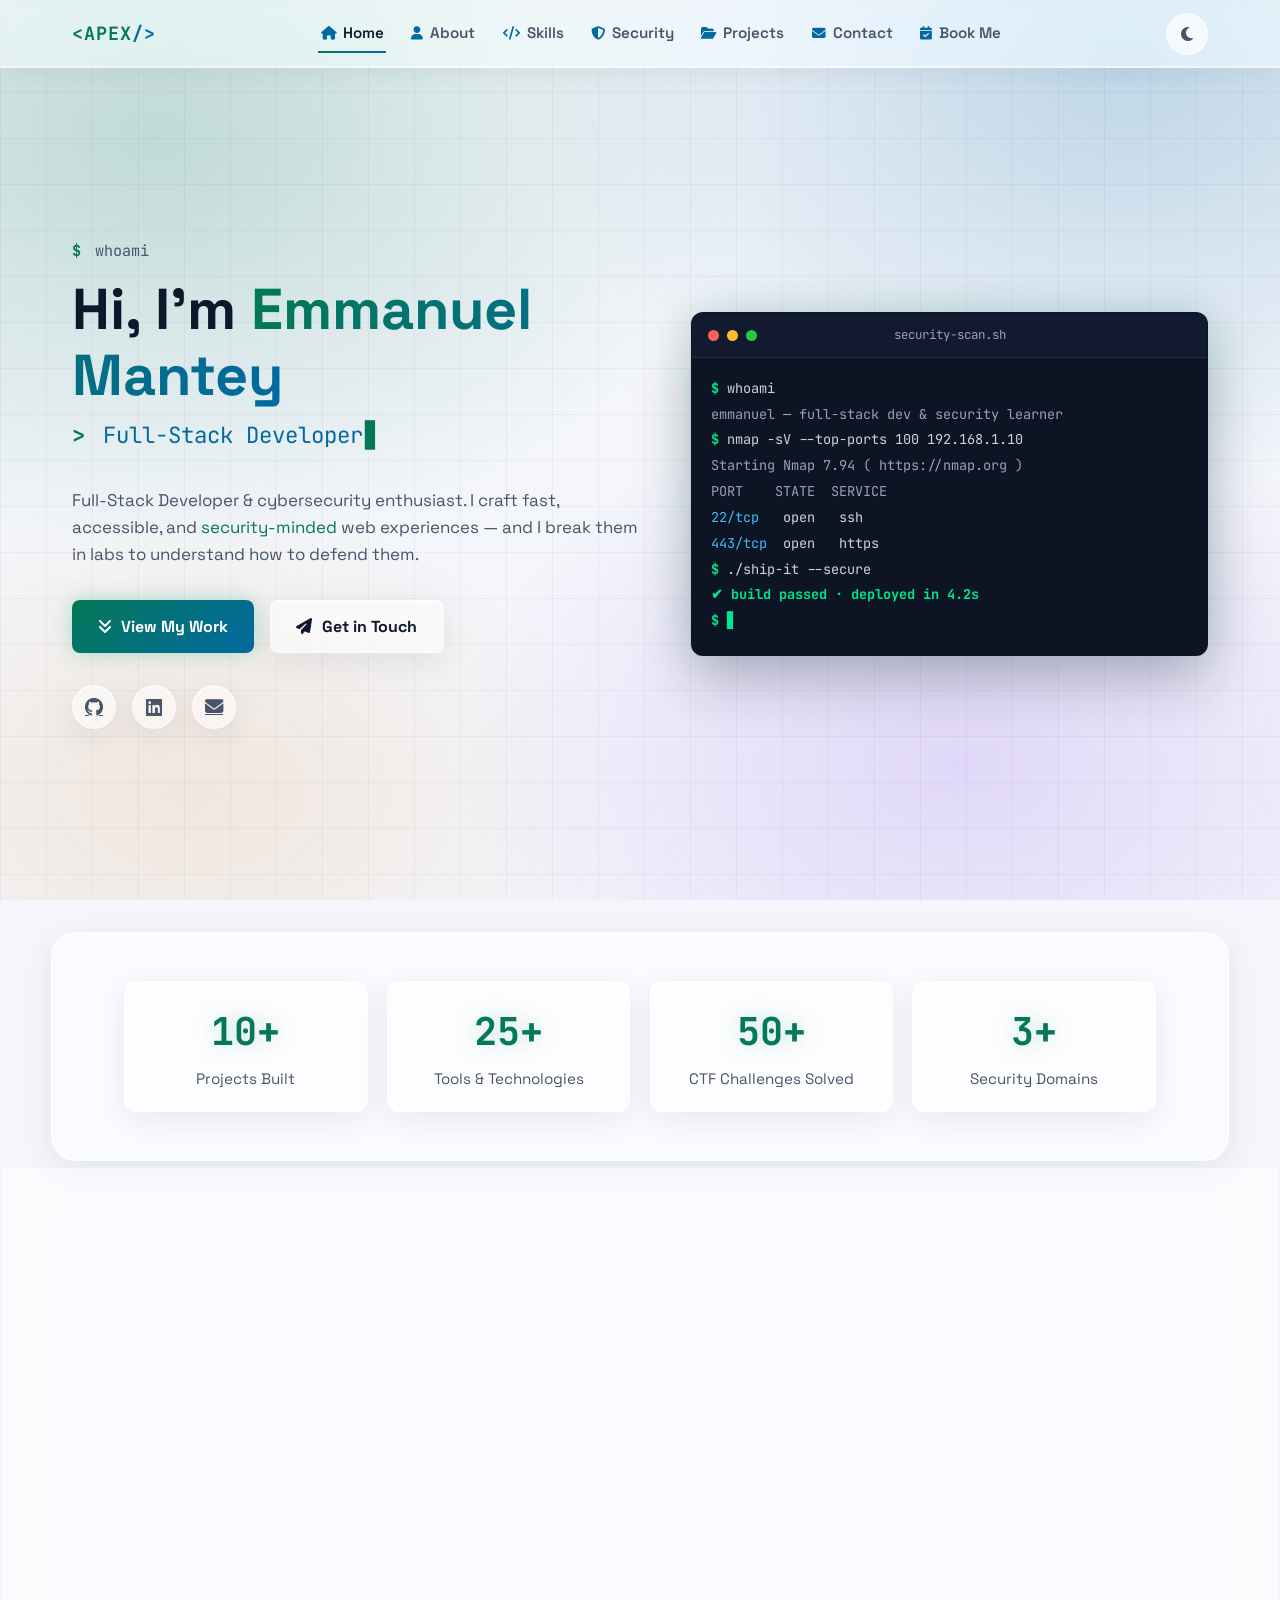
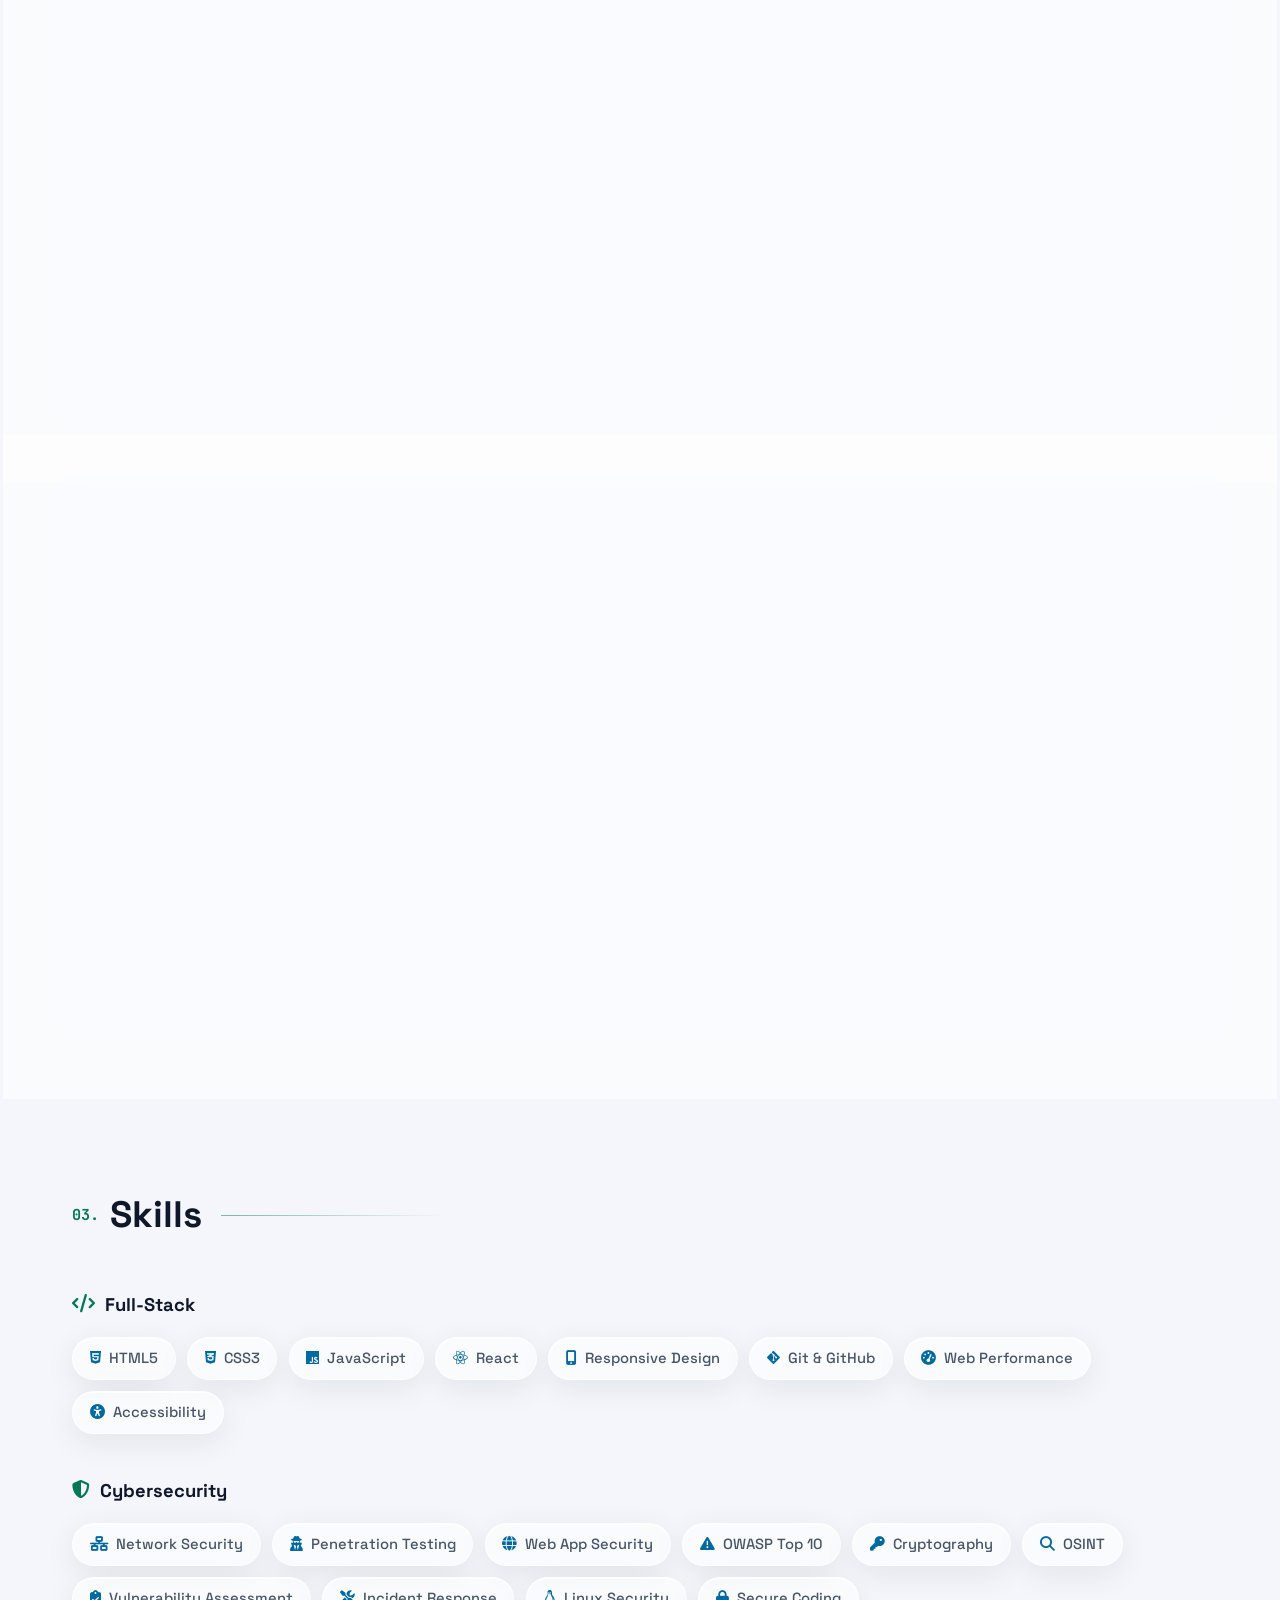
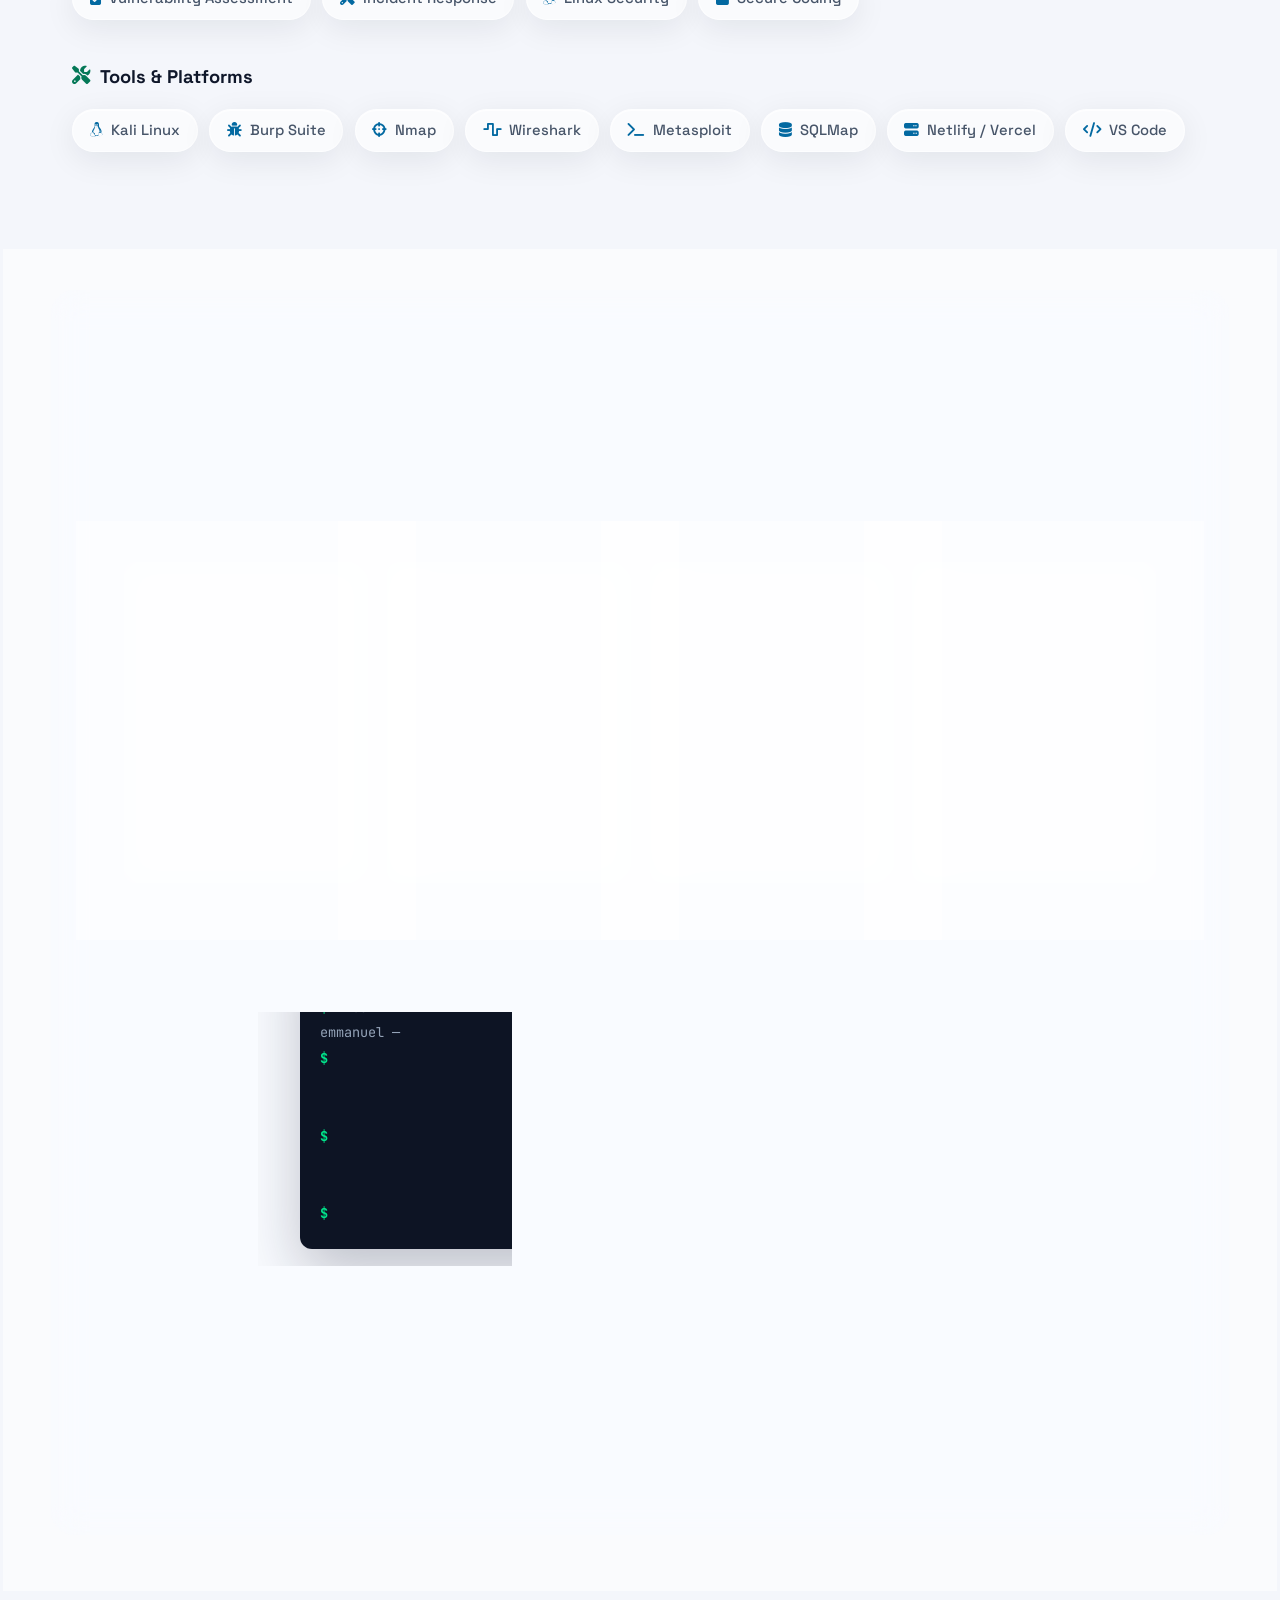
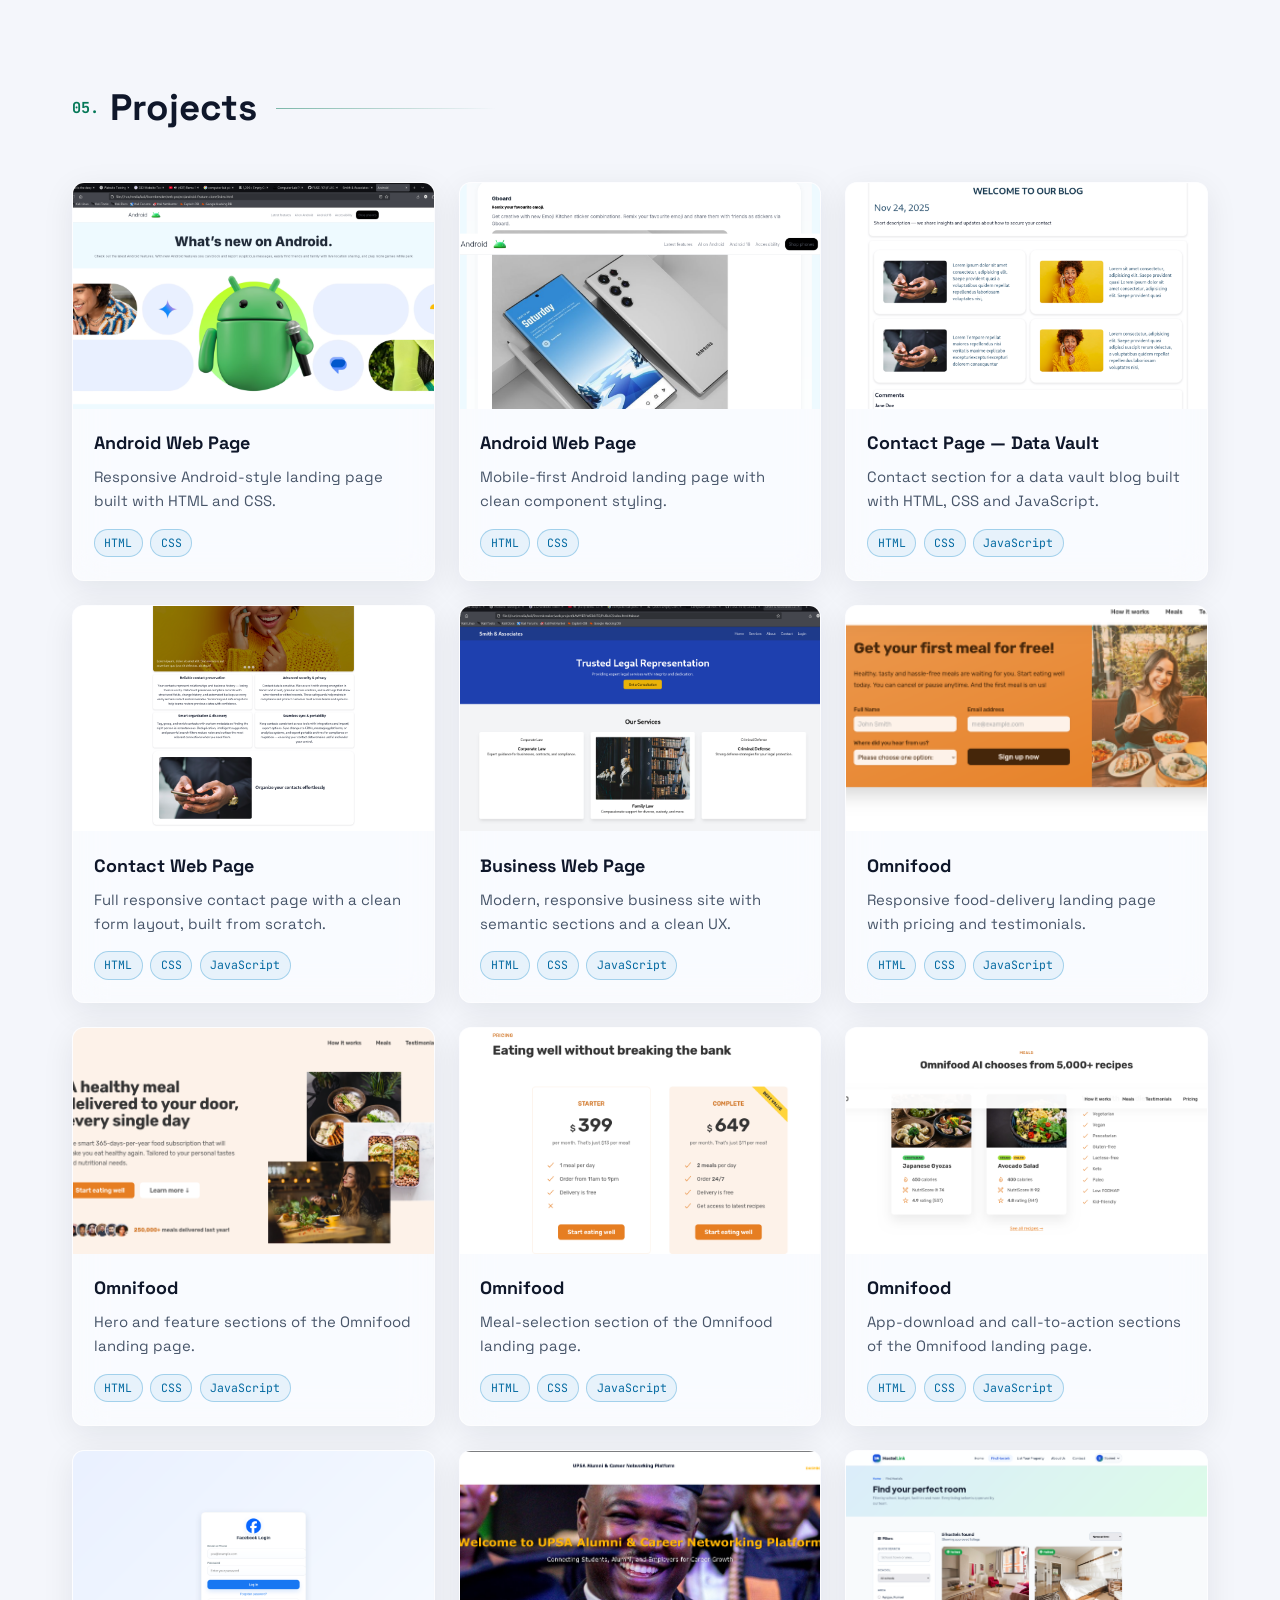
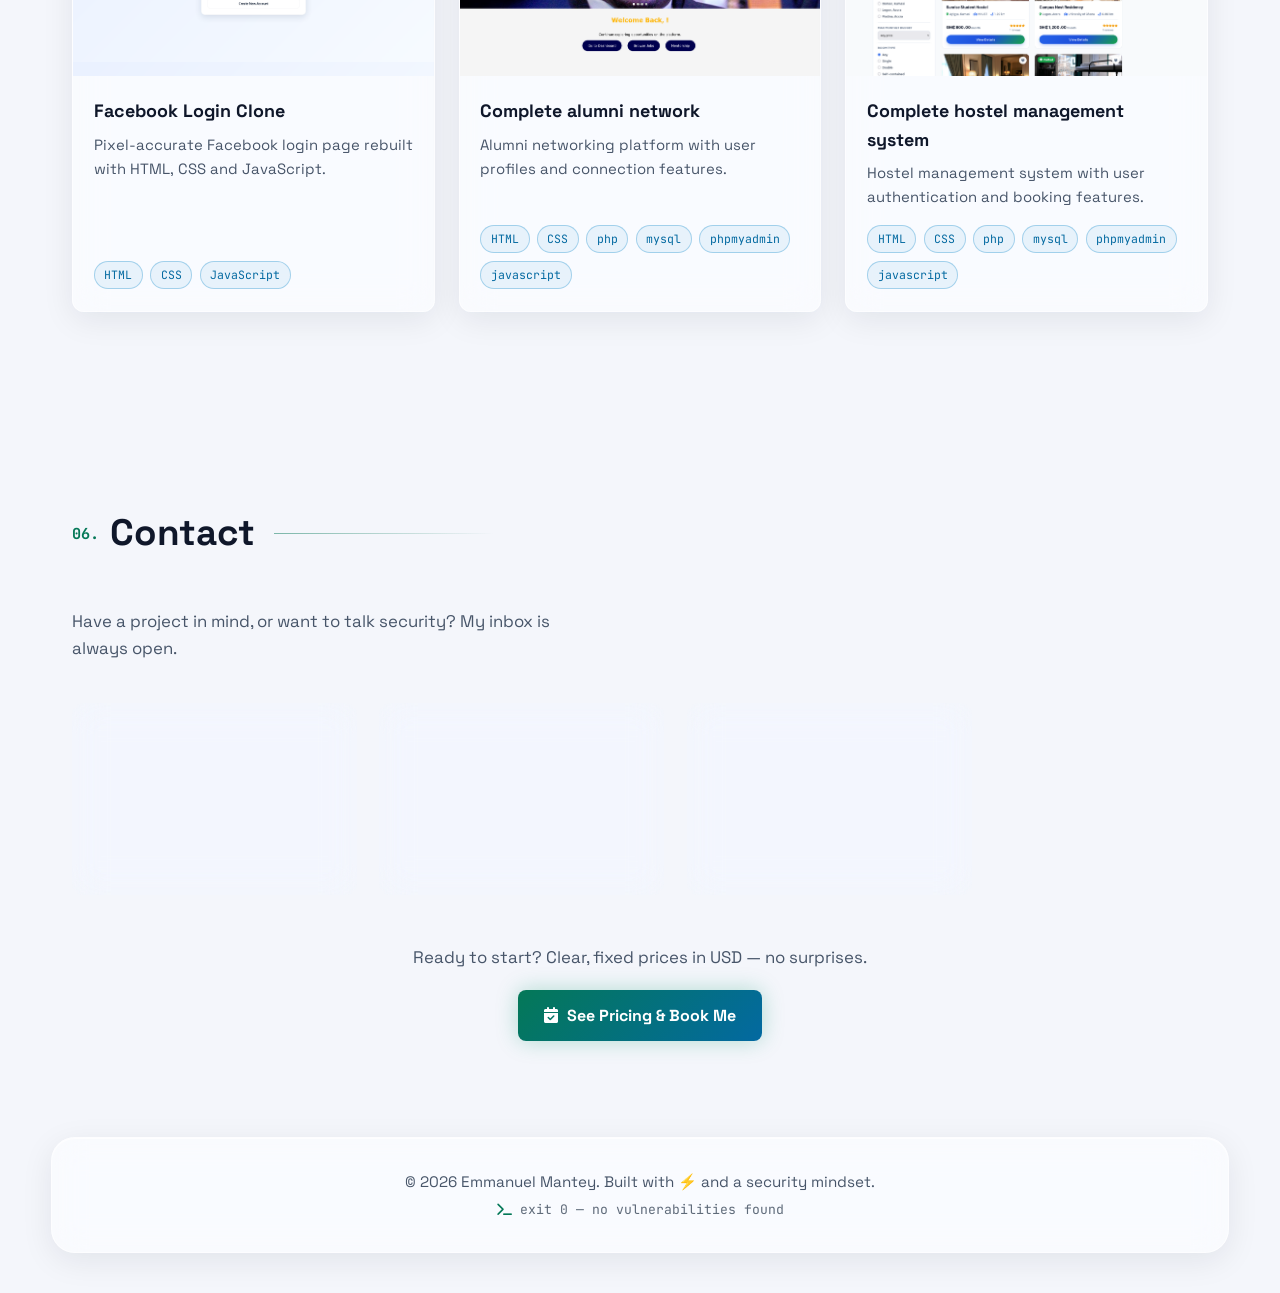
<file: index.html>
<!doctype html>
<html lang="en">
  <head>
    <meta charset="UTF-8" />
    <meta name="viewport" content="width=device-width, initial-scale=1.0" />
    <meta
      name="description"
      content="Emmanuel Mantey — Full-Stack Developer & Cybersecurity enthusiast. Building fast, secure, and user-focused web experiences."
    />
    <meta name="theme-color" content="#f4f6fb" />
    <script>
      // Apply the saved (or system-preferred) theme before first paint
      (function () {
        try {
          var stored = localStorage.getItem("theme");
          var dark = stored
            ? stored === "dark"
            : window.matchMedia("(prefers-color-scheme: dark)").matches;
          document.documentElement.setAttribute("data-theme", dark ? "dark" : "light");
          var meta = document.querySelector('meta[name="theme-color"]');
          if (meta) meta.setAttribute("content", dark ? "#060a13" : "#f4f6fb");
        } catch (e) {
          document.documentElement.setAttribute("data-theme", "light");
        }
      })();
    </script>
    <title>Emmanuel Mantey — Full-Stack Developer & Cybersecurity Enthusiast</title>

    <!-- Fonts -->
    <link rel="preconnect" href="https://fonts.googleapis.com" />
    <link rel="preconnect" href="https://fonts.gstatic.com" crossorigin />
    <link
      href="https://fonts.googleapis.com/css2?family=JetBrains+Mono:wght@400;500;700&family=Space+Grotesk:wght@400;500;600;700&display=swap"
      rel="stylesheet"
    />

    <!-- FontAwesome icons CDN -->
    <link
      rel="stylesheet"
      href="https://cdnjs.cloudflare.com/ajax/libs/font-awesome/6.4.0/css/all.min.css"
      integrity="sha512-iecdLmaskl7CVkqkXNQ/ZH/XLlvWZOJyj7Yy7tcenmpD1ypASozpmT/E0iPtmFIB46ZmdtAc9eNBvH0H/ZpiBw=="
      crossorigin="anonymous"
      referrerpolicy="no-referrer"
    />

    <link rel="stylesheet" href="style.css" />
  </head>

  <body>
    <!-- Scroll progress bar -->
    <div id="scroll-progress" aria-hidden="true"></div>

    <header id="header">
      <a class="logo" href="#home">&lt;APEX<span class="logo-caret">/&gt;</span></a>

      <nav class="main-nav" aria-label="Primary navigation">
        <ul class="main-nav-list">
          <li>
            <a class="main-nav-link" href="#home"
              ><i class="fa-solid fa-house"></i>Home</a
            >
          </li>
          <li>
            <a class="main-nav-link" href="#about"
              ><i class="fa-solid fa-user"></i>About</a
            >
          </li>
          <li>
            <a class="main-nav-link" href="#skills"
              ><i class="fa-solid fa-code"></i>Skills</a
            >
          </li>
          <li>
            <a class="main-nav-link" href="#security"
              ><i class="fa-solid fa-shield-halved"></i>Security</a
            >
          </li>
          <li>
            <a class="main-nav-link" href="#projects"
              ><i class="fa-solid fa-folder-open"></i>Projects</a
            >
          </li>
          <li>
            <a class="main-nav-link" href="#contact"
              ><i class="fa-solid fa-envelope"></i>Contact</a
            >
          </li>
          <li>
            <a class="main-nav-link" href="booking.html"
              ><i class="fa-solid fa-calendar-check"></i>Book Me</a
            >
          </li>
        </ul>
      </nav>

      <div class="header-actions">
        <button
          class="theme-toggle"
          id="theme-toggle"
          type="button"
          aria-label="Switch theme"
          title="Switch between light and dark theme"
        >
          <i class="fa-solid fa-moon" aria-hidden="true"></i>
          <i class="fa-solid fa-sun" aria-hidden="true"></i>
        </button>
        <button class="btn-mobile-nav" aria-label="Toggle navigation">
          <i class="fa-solid fa-bars icon-mobile-nav"></i>
          <i class="fa-solid fa-xmark icon-mobile-nav"></i>
        </button>
      </div>
    </header>

    <main>
      <!-- ================= HERO ================= -->
      <section id="home" class="hero">
        <div class="hero-content">
          <p class="hero-greeting"><span class="prompt">$</span> whoami</p>
          <h1>
            Hi, I'm <span class="gradient-text">Emmanuel Mantey</span>
          </h1>
          <p class="hero-role">
            <span class="prompt">&gt;</span>
            <span id="typed" class="typed" aria-hidden="true"></span><!-- --><span class="cursor" aria-hidden="true">▊</span>
          </p>
          <p class="hero-desc">
            Full-Stack Developer &amp; cybersecurity enthusiast. I craft fast,
            accessible, and <em>security-minded</em> web experiences — and I
            break them in labs to understand how to defend them.
          </p>
          <div class="hero-actions">
            <a href="#projects" class="btn btn-primary"
              ><i class="fa-solid fa-angles-down"></i>View My Work</a
            >
            <a href="#contact" class="btn btn-ghost"
              ><i class="fa-solid fa-paper-plane"></i>Get in Touch</a
            >
          </div>
          <div class="hero-socials">
            <a
              class="social-link"
              href="https://github.com/FUSE-101/"
              target="_blank"
              rel="noopener"
              aria-label="GitHub"
              ><i class="fa-brands fa-github"></i
            ></a>
            <a
              class="social-link"
              href="https://www.linkedin.com/in/emmanuel-mantey-826684273/"
              target="_blank"
              rel="noopener"
              aria-label="LinkedIn"
              ><i class="fa-brands fa-linkedin"></i
            ></a>
            <a
              class="social-link"
              href="mailto:emmantey64@gmail.com"
              aria-label="Email"
              ><i class="fa-solid fa-envelope"></i
            ></a>
          </div>
        </div>

        <div class="terminal-card" aria-hidden="true">
          <div class="terminal-head">
            <span class="dot red"></span>
            <span class="dot yellow"></span>
            <span class="dot green"></span>
            <span class="terminal-title">security-scan.sh</span>
          </div>
          <div class="terminal-body">
            <p><span class="t-green">$</span> whoami</p>
            <p class="t-dim">emmanuel — full-stack dev &amp; security learner</p>
            <p><span class="t-green">$</span> nmap -sV --top-ports 100 192.168.1.10</p>
            <p class="t-dim">Starting Nmap 7.94 ( https://nmap.org )</p>
            <p class="t-dim">PORT&nbsp;&nbsp;&nbsp;&nbsp;STATE&nbsp;&nbsp;SERVICE</p>
            <p><span class="t-cyan">22/tcp</span>&nbsp;&nbsp;&nbsp;open&nbsp;&nbsp;&nbsp;ssh</p>
            <p><span class="t-cyan">443/tcp</span>&nbsp;&nbsp;open&nbsp;&nbsp;&nbsp;https</p>
            <p><span class="t-green">$</span> ./ship-it --secure</p>
            <p class="t-green">✔ build passed · deployed in 4.2s</p>
            <p><span class="t-green">$</span> <span class="t-cursor">▊</span></p>
          </div>
        </div>
      </section>

      <!-- ================= STATS ================= -->
      <!-- EDIT: update the numbers to match your real stats -->
      <section id="stats" class="stats fade-in" aria-label="Highlights">
        <div class="stat">
          <span class="counter" data-count="10" data-suffix="+">0</span>
          <span class="stat-label">Projects Built</span>
        </div>
        <div class="stat">
          <span class="counter" data-count="25" data-suffix="+">0</span>
          <span class="stat-label">Tools &amp; Technologies</span>
        </div>
        <div class="stat">
          <span class="counter" data-count="50" data-suffix="+">0</span>
          <span class="stat-label">CTF Challenges Solved</span>
        </div>
        <div class="stat">
          <span class="counter" data-count="3" data-suffix="+">0</span>
          <span class="stat-label">Security Domains</span>
        </div>
      </section>

      <!-- ================= ABOUT ================= -->
      <section id="about" class="about fade-in">
        <h2 class="section-title"><span class="title-index">01.</span>About Me</h2>
        <div class="about-grid">
          <div class="about-photo">
            <div class="photo-frame"></div>
            <img src="./img/me4545.jpg" alt="Portrait of Emmanuel Mantey" />
          </div>
          <div class="about-text">
            <!-- EDIT: make this bio your own -->
            <p>
              Full-Stack Developer | Building clean, responsive, high-performance websites with security built in. I engineer sites that don’t just look great — they run safely and reliably in the real world.
            </p>
            <p>
              Outside of building interfaces, I spend time in the
              trenches: running labs, scanning networks, and working
              through CTF challenges to sharpen my offensive and
              defensive security skills. That hands-on practice feeds
              directly back into my full-stack work.
            </p>
            <ul class="highlights">
              <li><i class="fa-solid fa-check"></i>Clean, maintainable &amp; accessible code</li>
              <li><i class="fa-solid fa-check"></i>Performance-first, security-minded builds</li>
              <li><i class="fa-solid fa-check"></i>Continuous learning — labs, CTFs &amp; new tech</li>
              <li><i class="fa-solid fa-check"></i>OWASP-aware secure development habits</li>
            </ul>
          </div>
        </div>
      </section>

      <!-- ================= EXPERIENCE ================= -->
      <section id="experience" class="experience fade-in">
        <h2 class="section-title"><span class="title-index">02.</span>Experience</h2>
        <!-- EDIT: replace with your real experience -->
        <div class="timeline">
          <div class="timeline-item">
            <span class="timeline-dot" aria-hidden="true"></span>
            <div class="timeline-body">
              <p class="timeline-date">2023 — Present</p>
              <h3>Full-StackDeveloper</h3>
              <p class="timeline-org">Freelance &amp; Personal Projects</p>
              <p class="timeline-desc">
                Designing and building responsive, accessible web
                experiences with modern JavaScript, React and CSS — with a
                focus on performance budgets and secure defaults.
              </p>
            </div>
          </div>
          <div class="timeline-item">
            <span class="timeline-dot" aria-hidden="true"></span>
            <div class="timeline-body">
              <p class="timeline-date">2024 — Present</p>
              <h3>Cybersecurity Enthusiast</h3>
              <p class="timeline-org">Self-Directed Labs &amp; CTFs</p>
              <p class="timeline-desc">
                Hands-on practice with network scanning, web application
                testing (OWASP Top 10), and capture-the-flag challenges on
                TryHackMe &amp; HackTheBox.
              </p>
            </div>
          </div>
        </div>
      </section>

      <!-- ================= SKILLS ================= -->
      <section id="skills" class="skills fade-in">
        <h2 class="section-title"><span class="title-index">03.</span>Skills</h2>

        <div class="skills-group">
          <h3 class="skills-label">
            <i class="fa-solid fa-code"></i> Full-Stack
          </h3>
          <div class="skills-chips">
            <span class="skill-chip"><i class="fa-brands fa-html5"></i>HTML5</span>
            <span class="skill-chip"><i class="fa-brands fa-css3-alt"></i>CSS3</span>
            <span class="skill-chip"><i class="fa-brands fa-js"></i>JavaScript</span>
            <span class="skill-chip"><i class="fa-brands fa-react"></i>React</span>
            <span class="skill-chip"><i class="fa-solid fa-mobile-screen-button"></i>Responsive Design</span>
            <span class="skill-chip"><i class="fa-brands fa-git-alt"></i>Git &amp; GitHub</span>
            <span class="skill-chip"><i class="fa-solid fa-gauge-high"></i>Web Performance</span>
            <span class="skill-chip"><i class="fa-solid fa-universal-access"></i>Accessibility</span>
          </div>
        </div>

        <div class="skills-group">
          <h3 class="skills-label">
            <i class="fa-solid fa-shield-halved"></i> Cybersecurity
          </h3>
          <div class="skills-chips">
            <span class="skill-chip"><i class="fa-solid fa-network-wired"></i>Network Security</span>
            <span class="skill-chip"><i class="fa-solid fa-user-secret"></i>Penetration Testing</span>
            <span class="skill-chip"><i class="fa-solid fa-globe"></i>Web App Security</span>
            <span class="skill-chip"><i class="fa-solid fa-triangle-exclamation"></i>OWASP Top 10</span>
            <span class="skill-chip"><i class="fa-solid fa-key"></i>Cryptography</span>
            <span class="skill-chip"><i class="fa-solid fa-magnifying-glass"></i>OSINT</span>
            <span class="skill-chip"><i class="fa-solid fa-clipboard-check"></i>Vulnerability Assessment</span>
            <span class="skill-chip"><i class="fa-solid fa-screwdriver-wrench"></i>Incident Response</span>
            <span class="skill-chip"><i class="fa-brands fa-linux"></i>Linux Security</span>
            <span class="skill-chip"><i class="fa-solid fa-lock"></i>Secure Coding</span>
          </div>
        </div>

        <div class="skills-group">
          <h3 class="skills-label">
            <i class="fa-solid fa-screwdriver-wrench"></i> Tools &amp; Platforms
          </h3>
          <div class="skills-chips">
            <span class="skill-chip"><i class="fa-brands fa-linux"></i>Kali Linux</span>
            <span class="skill-chip"><i class="fa-solid fa-bug"></i>Burp Suite</span>
            <span class="skill-chip"><i class="fa-solid fa-crosshairs"></i>Nmap</span>
            <span class="skill-chip"><i class="fa-solid fa-wave-square"></i>Wireshark</span>
            <span class="skill-chip"><i class="fa-solid fa-terminal"></i>Metasploit</span>
            <span class="skill-chip"><i class="fa-solid fa-database"></i>SQLMap</span>
            <span class="skill-chip"><i class="fa-solid fa-server"></i>Netlify / Vercel</span>
            <span class="skill-chip"><i class="fa-solid fa-code"></i>VS Code</span>
          </div>
        </div>
      </section>

      <!-- ================= CYBERSECURITY ================= -->
      <section id="security" class="cyber fade-in">
        <h2 class="section-title"><span class="title-index">04.</span>Cybersecurity</h2>
        <p class="cyber-intro">
          Security isn't an afterthought — it's a mindset. I pair my
          full-stack craft with offensive &amp; defensive security skills to
          build <em>and</em> audit safer web experiences.
        </p>

        <div class="focus-grid">
          <article class="focus-card">
            <div class="focus-icon"><i class="fa-solid fa-globe"></i></div>
            <h3>Web Application Security</h3>
            <p>
              Testing for OWASP Top 10 issues — XSS, SQL injection, CSRF,
              broken auth — and hardening apps with secure headers, CSP and
              strict input validation.
            </p>
          </article>
          <article class="focus-card">
            <div class="focus-icon"><i class="fa-solid fa-network-wired"></i></div>
            <h3>Network Security</h3>
            <p>
              Port scanning and service enumeration with Nmap, packet
              analysis with Wireshark &amp; tcpdump, and practical
              network-hardening exercises.
            </p>
          </article>
          <article class="focus-card">
            <div class="focus-icon"><i class="fa-solid fa-bug"></i></div>
            <h3>Offensive Security</h3>
            <p>
              Burp Suite workflows, privilege-escalation labs and structured
              CTF methodology: recon → exploit → escalate → document.
            </p>
          </article>
          <article class="focus-card">
            <div class="focus-icon"><i class="fa-solid fa-lock"></i></div>
            <h3>Secure Development</h3>
            <p>
              Writing code with security baked in — secrets management,
              least privilege, HTTPS &amp; HSTS, dependency auditing and
              sanitized user input.
            </p>
          </article>
        </div>

        <!-- Animated terminal -->
        <div class="cyber-term" id="cyber-term" aria-hidden="true">
          <div class="terminal-head">
            <span class="dot red"></span>
            <span class="dot yellow"></span>
            <span class="dot green"></span>
            <span class="terminal-title">pentest-demo.sh</span>
          </div>
          <div class="terminal-body">
            <p class="term-line"><span class="t-green">$</span> <span class="term-out" data-text="whoami"></span></p>
            <p class="term-line term-out-holder" data-text="emmanuel — full-stack dev &amp; security learner"></p>
            <p class="term-line"><span class="t-green">$</span> <span class="term-out" data-text="nmap -sV 192.168.1.10"></span></p>
            <p class="term-line term-out-holder" data-text="Starting Nmap 7.94 ( https://nmap.org )"></p>
            <p class="term-line term-out-holder" data-text="22/tcp open ssh · 443/tcp open https"></p>
            <p class="term-line"><span class="t-green">$</span> <span class="term-out" data-text="sqlmap -u https://target.com/item?id=1 --dbs"></span></p>
            <p class="term-line term-out-holder" data-text="[INFO] target URL appears to be injectable"></p>
            <p class="term-line term-out-holder" data-text="available databases: [app_db, users]"></p>
            <p class="term-line"><span class="t-green">$</span> <span class="term-out" data-text="exit"></span></p>
          </div>
        </div>

        <div class="tools-row">
          <!-- EDIT: trim or extend this list to your actual toolset -->
          <span class="tool-chip"><i class="fa-solid fa-crosshairs"></i>Nmap</span>
          <span class="tool-chip"><i class="fa-solid fa-bug"></i>Burp Suite</span>
          <span class="tool-chip"><i class="fa-solid fa-wave-square"></i>Wireshark</span>
          <span class="tool-chip"><i class="fa-solid fa-terminal"></i>Metasploit</span>
          <span class="tool-chip"><i class="fa-solid fa-database"></i>SQLMap</span>
          <span class="tool-chip"><i class="fa-solid fa-folder-open"></i>Gobuster</span>
          <span class="tool-chip"><i class="fa-solid fa-server"></i>Hydra</span>
          <span class="tool-chip"><i class="fa-solid fa-key"></i>John the Ripper</span>
          <span class="tool-chip"><i class="fa-solid fa-magnifying-glass"></i>Nikto</span>
          <span class="tool-chip"><i class="fa-solid fa-satellite-dish"></i>OWASP ZAP</span>
          <span class="tool-chip"><i class="fa-solid fa-tower-broadcast"></i>tcpdump</span>
          <span class="tool-chip"><i class="fa-solid fa-hashtag"></i>Hashcat</span>
        </div>

        <div class="badge-row">
          <!-- EDIT: replace with your real certifications / achievements -->
          <span class="badge"><i class="fa-solid fa-graduation-cap"></i>CompTIA Security+ <em>in progress</em></span>
          <span class="badge"><i class="fa-solid fa-flag"></i>TryHackMe — Top 5%</span>
          <span class="badge"><i class="fa-solid fa-skull"></i>HackTheBox — Active</span>
          <span class="badge"><i class="fa-solid fa-triangle-exclamation"></i>OWASP Top 10 Practitioner</span>
        </div>
      </section>

      <!-- ================= PROJECTS ================= -->
      <section id="projects" class="projects fade-in">
        <h2 class="section-title"><span class="title-index">05.</span>Projects</h2>
        <div class="projects-grid">
          <article class="project-card">
            <div class="project-img">
              <img src="./img/project_1.png" alt="Screenshot of a responsive Android-style web page" loading="lazy" />
              <div class="project-overlay"><i class="fa-solid fa-up-right-from-square"></i></div>
            </div>
            <div class="project-body">
              <h3>Android Web Page</h3>
              <p>Responsive Android-style landing page built with HTML and CSS.</p>
              <div class="project-tags"><span>HTML</span><span>CSS</span></div>
            </div>
          </article>

          <article class="project-card">
            <div class="project-img">
              <img src="./img/Screenshot 2026-02-21 at 17-37-41 Android.png" alt="Second view of the Android-style web page" loading="lazy" />
              <div class="project-overlay"><i class="fa-solid fa-up-right-from-square"></i></div>
            </div>
            <div class="project-body">
              <h3>Android Web Page</h3>
              <p>Mobile-first Android landing page with clean component styling.</p>
              <div class="project-tags"><span>HTML</span><span>CSS</span></div>
            </div>
          </article>

          <article class="project-card">
            <div class="project-img">
              <img src="./img/Screenshot 2026-02-21 at 17-38-31 Blog — Data Vault.png" alt="Screenshot of a contact page for a data vault blog" loading="lazy" />
              <div class="project-overlay"><i class="fa-solid fa-up-right-from-square"></i></div>
            </div>
            <div class="project-body">
              <h3>Contact Page — Data Vault</h3>
              <p>Contact section for a data vault blog built with HTML, CSS and JavaScript.</p>
              <div class="project-tags"><span>HTML</span><span>CSS</span><span>JavaScript</span></div>
            </div>
          </article>

          <article class="project-card">
            <div class="project-img">
              <img src="./img/project_3.png" alt="Screenshot of a contact web page" loading="lazy" />
              <div class="project-overlay"><i class="fa-solid fa-up-right-from-square"></i></div>
            </div>
            <div class="project-body">
              <h3>Contact Web Page</h3>
              <p>Full responsive contact page with a clean form layout, built from scratch.</p>
              <div class="project-tags"><span>HTML</span><span>CSS</span><span>JavaScript</span></div>
            </div>
          </article>

          <article class="project-card">
            <div class="project-img">
              <img src="./img/project_2.png" alt="Screenshot of a modern business web page" loading="lazy" />
              <div class="project-overlay"><i class="fa-solid fa-up-right-from-square"></i></div>
            </div>
            <div class="project-body">
              <h3>Business Web Page</h3>
              <p>Modern, responsive business site with semantic sections and a clean UX.</p>
              <div class="project-tags"><span>HTML</span><span>CSS</span><span>JavaScript</span></div>
            </div>
          </article>

          <article class="project-card">
            <div class="project-img">
              <img src="./img/Screenshot 2026-02-21 at 17-29-33 Omnifood — Never cook again!.png" alt="Omnifood landing page hero view" loading="lazy" />
              <div class="project-overlay"><i class="fa-solid fa-up-right-from-square"></i></div>
            </div>
            <div class="project-body">
              <h3>Omnifood</h3>
              <p>Responsive food-delivery landing page with pricing and testimonials.</p>
              <div class="project-tags"><span>HTML</span><span>CSS</span><span>JavaScript</span></div>
            </div>
          </article>

          <article class="project-card">
            <div class="project-img">
              <img src="./img/Screenshot 2026-02-21 at 17-29-11 Omnifood — Never cook again!.png" alt="Omnifood hero and features view" loading="lazy" />
              <div class="project-overlay"><i class="fa-solid fa-up-right-from-square"></i></div>
            </div>
            <div class="project-body">
              <h3>Omnifood</h3>
              <p>Hero and feature sections of the Omnifood landing page.</p>
              <div class="project-tags"><span>HTML</span><span>CSS</span><span>JavaScript</span></div>
            </div>
          </article>

          <article class="project-card">
            <div class="project-img">
              <img src="./img/Screenshot 2026-02-21 at 17-29-48 Omnifood — Never cook again!.png" alt="Omnifood meal selection view" loading="lazy" />
              <div class="project-overlay"><i class="fa-solid fa-up-right-from-square"></i></div>
            </div>
            <div class="project-body">
              <h3>Omnifood</h3>
              <p>Meal-selection section of the Omnifood landing page.</p>
              <div class="project-tags"><span>HTML</span><span>CSS</span><span>JavaScript</span></div>
            </div>
          </article>

          <article class="project-card">
            <div class="project-img">
              <img src="./img/Screenshot 2026-02-21 at 17-30-04 Omnifood — Never cook again!.png" alt="Omnifood app download section view" loading="lazy" />
              <div class="project-overlay"><i class="fa-solid fa-up-right-from-square"></i></div>
            </div>
            <div class="project-body">
              <h3>Omnifood</h3>
              <p>App-download and call-to-action sections of the Omnifood landing page.</p>
              <div class="project-tags"><span>HTML</span><span>CSS</span><span>JavaScript</span></div>
            </div>
          </article>

          <article class="project-card">
            <div class="project-img">
              <img src="./img/project_4.png" alt="Screenshot of a Facebook login page clone" loading="lazy" />
              <div class="project-overlay"><i class="fa-solid fa-up-right-from-square"></i></div>
            </div>
            <div class="project-body">
              <h3>Facebook Login Clone</h3>
              <p>Pixel-accurate Facebook login page rebuilt with HTML, CSS and JavaScript.</p>
              <div class="project-tags"><span>HTML</span><span>CSS</span><span>JavaScript</span></div>
            </div>
          </article>

           <article class="project-card">
            <div class="project-img">
              <img src="./img/project_6.png" alt="Screenshot of a Facebook login page clone" loading="lazy" />
              <div class="project-overlay"><i class="fa-solid fa-up-right-from-square"></i></div>
            </div>
            <div class="project-body">
              <h3>Complete alumni network</h3>
              <p>Alumni networking platform with user profiles and connection features.</p>
              <div class="project-tags"><span>HTML</span><span>CSS</span><span>php</span><span>mysql</span><span>phpmyadmin</span><span>javascript</span></div>
            </div>
          </article>

           <article class="project-card">
            <div class="project-img">
              <img src="./img/project_5.png" alt="Screenshot of a Facebook login page clone" loading="lazy" />
              <div class="project-overlay"><i class="fa-solid fa-up-right-from-square"></i></div>
            </div>
            <div class="project-body">
              <h3>Complete hostel management system</h3>
              <p>Hostel management system with user authentication and booking features.</p>
              <div class="project-tags"><span>HTML</span><span>CSS</span><span>php</span><span>mysql</span><span>phpmyadmin</span><span>javascript</span></div>
            </div>
          </article>
        </div>
      </section>

      <!-- ================= CONTACT ================= -->
      <section id="contact" class="contact fade-in">
        <h2 class="section-title"><span class="title-index">06.</span>Contact</h2>
        <p class="contact-line">
          Have a project in mind, or want to talk security? My inbox is
          always open.
        </p>
        <div class="contact-grid">
          <a
            class="contact-card"
            href="mailto:emmantey64@gmail.com"
            aria-label="Send an email"
          >
            <div class="contact-icon"><i class="fa-solid fa-envelope"></i></div>
            <span class="contact-label">Email</span>
            <span class="contact-value">emmantey64@gmail.com</span>
          </a>
          <a
            class="contact-card"
            href="https://www.linkedin.com/in/emmanuel-mantey-826684273/"
            target="_blank"
            rel="noopener"
            aria-label="LinkedIn profile"
          >
            <div class="contact-icon"><i class="fa-brands fa-linkedin"></i></div>
            <span class="contact-label">LinkedIn</span>
            <span class="contact-value">in/emmanuel-mantey</span>
          </a>
          <a
            class="contact-card"
            href="https://github.com/FUSE-101/"
            target="_blank"
            rel="noopener"
            aria-label="GitHub profile"
          >
            <div class="contact-icon"><i class="fa-brands fa-github"></i></div>
            <span class="contact-label">GitHub</span>
            <span class="contact-value">FUSE-101</span>
          </a>
        </div>

        <div class="contact-cta">
          <p>
            Ready to start? Clear, fixed prices in USD — no surprises.
          </p>
          <a href="booking.html" class="btn btn-primary">
            <i class="fa-solid fa-calendar-check"></i>See Pricing &amp; Book Me
          </a>
        </div>
      </section>
    </main>

    <footer>
      <p>© 2026 Emmanuel Mantey. Built with <span class="foot-bolt">⚡</span> and a security mindset.</p>
      <p class="foot-note">
        <i class="fa-solid fa-terminal"></i> exit 0 — no vulnerabilities found
      </p>
    </footer>

    <button id="back-to-top" aria-label="Back to top">
      <i class="fa-solid fa-arrow-up"></i>
    </button>

    <script src="./script.js"></script>
  </body>
</html>
</file>
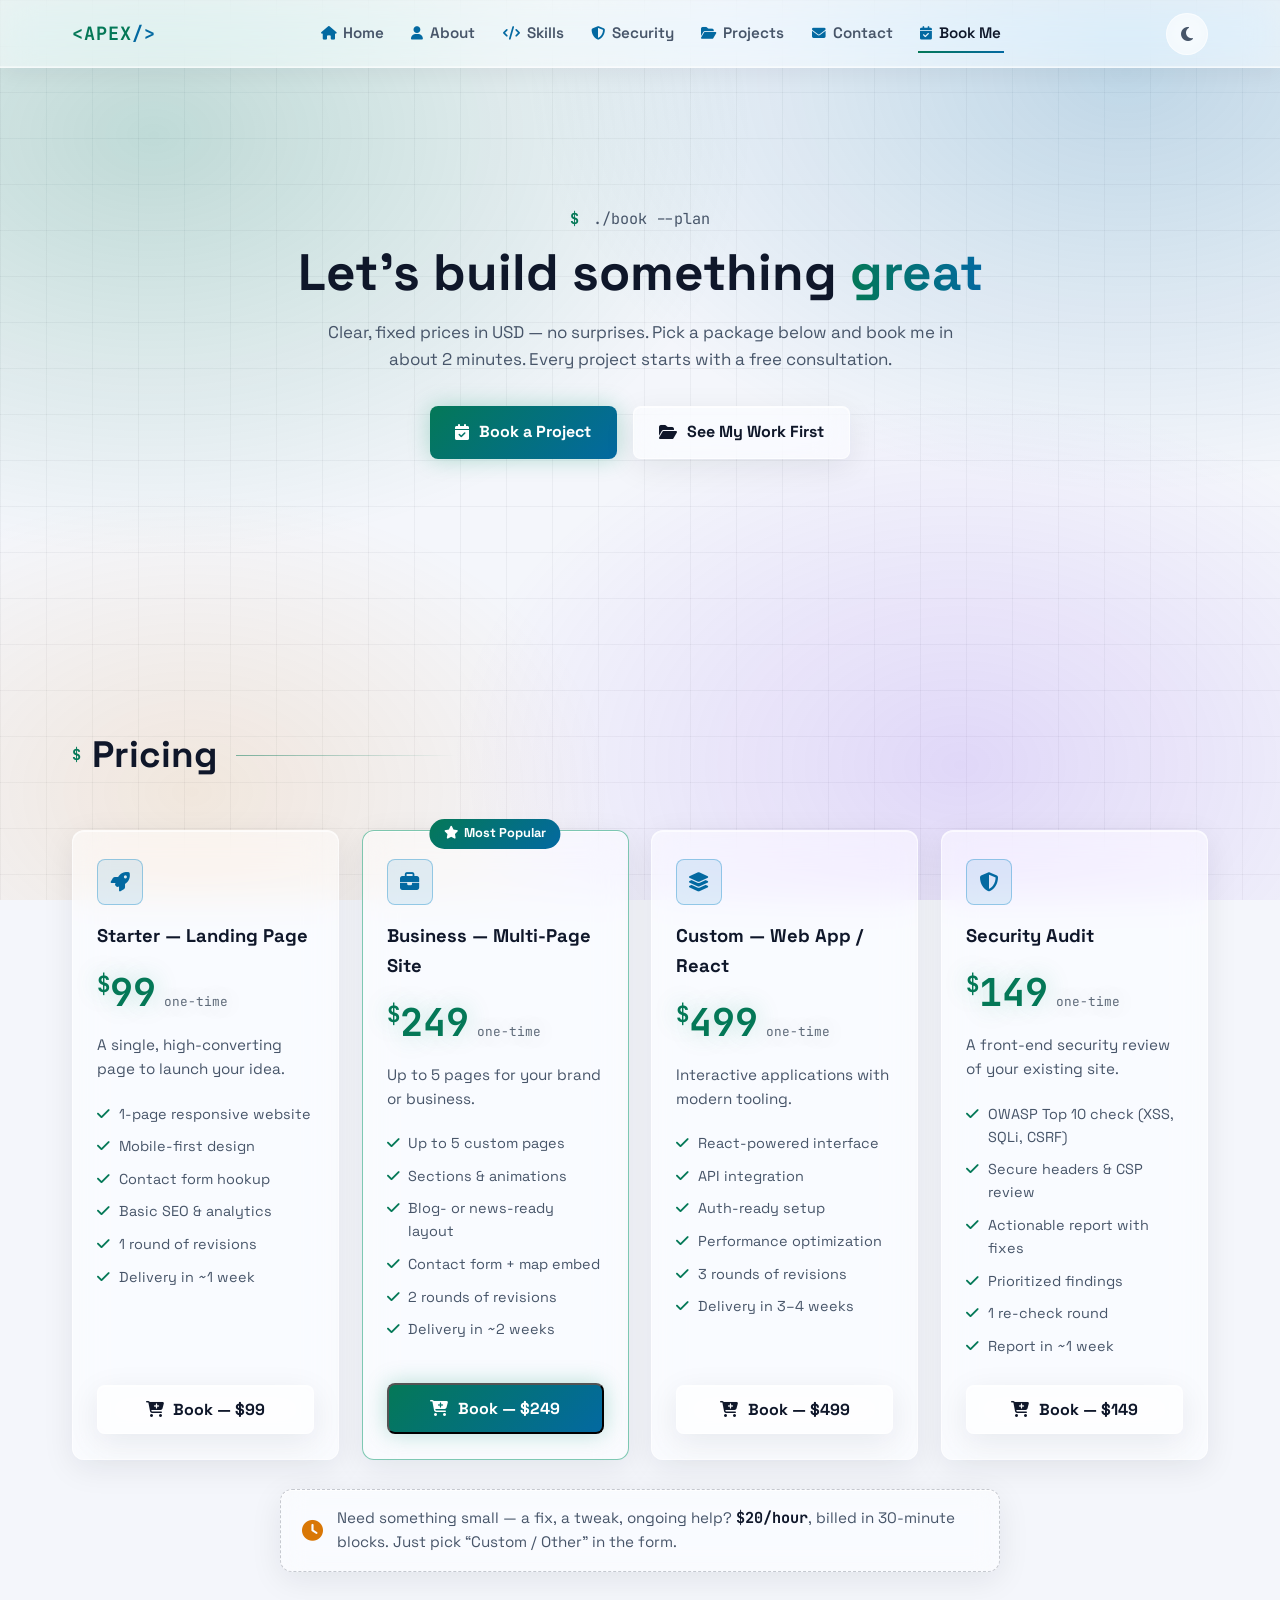
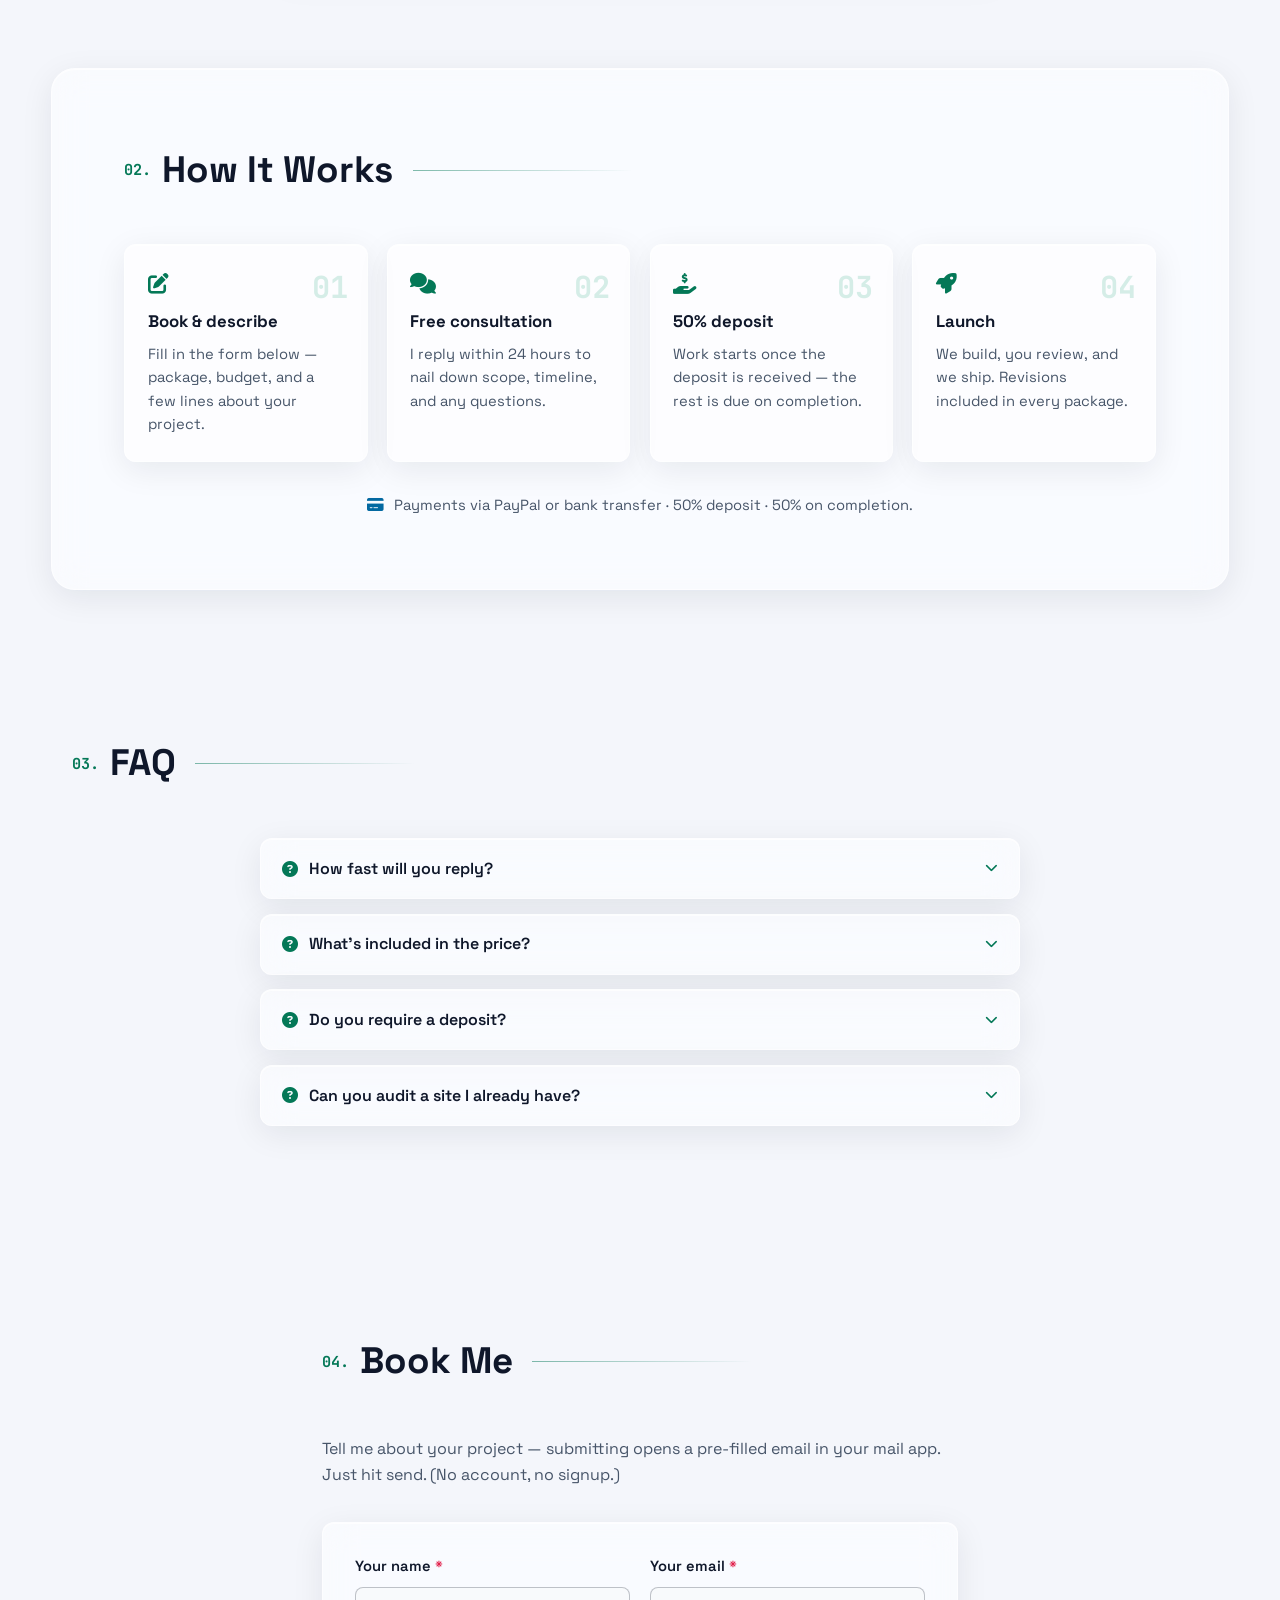
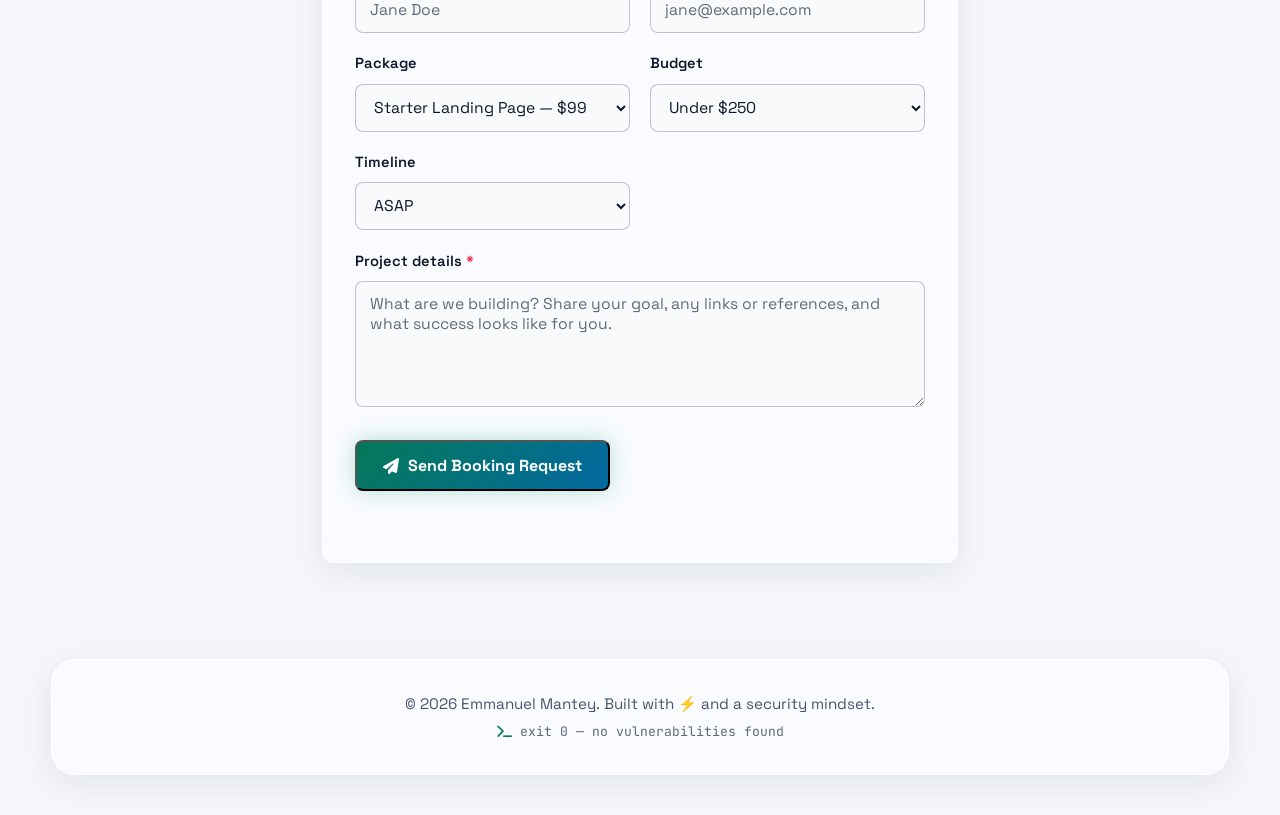
<file: booking.html>
<!doctype html>
<html lang="en">
  <head>
    <meta charset="UTF-8" />
    <meta name="viewport" content="width=device-width, initial-scale=1.0" />
    <meta
      name="description"
      content="Book Emmanuel Mantey — front-end development and security audit services with clear, fixed prices in USD."
    />
    <meta name="theme-color" content="#f4f6fb" />
    <script>
      // Apply the saved (or system-preferred) theme before first paint
      (function () {
        try {
          var stored = localStorage.getItem("theme");
          var dark = stored
            ? stored === "dark"
            : window.matchMedia("(prefers-color-scheme: dark)").matches;
          document.documentElement.setAttribute("data-theme", dark ? "dark" : "light");
          var meta = document.querySelector('meta[name="theme-color"]');
          if (meta) meta.setAttribute("content", dark ? "#060a13" : "#f4f6fb");
        } catch (e) {
          document.documentElement.setAttribute("data-theme", "light");
        }
      })();
    </script>
    <title>Book Me — Pricing &amp; Booking | Emmanuel Mantey</title>

    <!-- Fonts -->
    <link rel="preconnect" href="https://fonts.googleapis.com" />
    <link rel="preconnect" href="https://fonts.gstatic.com" crossorigin />
    <link
      href="https://fonts.googleapis.com/css2?family=JetBrains+Mono:wght@400;500;700&family=Space+Grotesk:wght@400;500;600;700&display=swap"
      rel="stylesheet"
    />

    <!-- FontAwesome icons CDN -->
    <link
      rel="stylesheet"
      href="https://cdnjs.cloudflare.com/ajax/libs/font-awesome/6.4.0/css/all.min.css"
      integrity="sha512-iecdLmaskl7CVkqkXNQ/ZH/XLlvWZOJyj7Yy7tcenmpD1ypASozpmT/E0iPtmFIB46ZmdtAc9eNBvH0H/ZpiBw=="
      crossorigin="anonymous"
      referrerpolicy="no-referrer"
    />

    <link rel="stylesheet" href="style.css" />
  </head>

  <body>
    <!-- Scroll progress bar -->
    <div id="scroll-progress" aria-hidden="true"></div>

    <header id="header">
      <a class="logo" href="index.html">&lt;APEX<span class="logo-caret">/&gt;</span></a>

      <nav class="main-nav" aria-label="Primary navigation">
        <ul class="main-nav-list">
          <li>
            <a class="main-nav-link" href="index.html#home"
              ><i class="fa-solid fa-house"></i>Home</a
            >
          </li>
          <li>
            <a class="main-nav-link" href="index.html#about"
              ><i class="fa-solid fa-user"></i>About</a
            >
          </li>
          <li>
            <a class="main-nav-link" href="index.html#skills"
              ><i class="fa-solid fa-code"></i>Skills</a
            >
          </li>
          <li>
            <a class="main-nav-link" href="index.html#security"
              ><i class="fa-solid fa-shield-halved"></i>Security</a
            >
          </li>
          <li>
            <a class="main-nav-link" href="index.html#projects"
              ><i class="fa-solid fa-folder-open"></i>Projects</a
            >
          </li>
          <li>
            <a class="main-nav-link" href="index.html#contact"
              ><i class="fa-solid fa-envelope"></i>Contact</a
            >
          </li>
          <li>
            <a class="main-nav-link active" href="booking.html#pricing"
              ><i class="fa-solid fa-calendar-check"></i>Book Me</a
            >
          </li>
        </ul>
      </nav>

      <div class="header-actions">
        <button
          class="theme-toggle"
          id="theme-toggle"
          type="button"
          aria-label="Switch theme"
          title="Switch between light and dark theme"
        >
          <i class="fa-solid fa-moon" aria-hidden="true"></i>
          <i class="fa-solid fa-sun" aria-hidden="true"></i>
        </button>
        <button class="btn-mobile-nav" aria-label="Toggle navigation">
          <i class="fa-solid fa-bars icon-mobile-nav"></i>
          <i class="fa-solid fa-xmark icon-mobile-nav"></i>
        </button>
      </div>
    </header>

    <main>
      <!-- ================= PAGE HERO ================= -->
      <section class="page-hero">
        <p class="hero-greeting"><span class="prompt">$</span> ./book --plan</p>
        <h1>Let's build something <span class="gradient-text">great</span></h1>
        <p class="hero-desc">
          Clear, fixed prices in USD — no surprises. Pick a package below and
          book me in about 2 minutes. Every project starts with a free
          consultation.
        </p>
        <div class="hero-actions">
          <a href="#booking-form" class="btn btn-primary"
            ><i class="fa-solid fa-calendar-check"></i>Book a Project</a
          >
          <a href="index.html#projects" class="btn btn-ghost"
            ><i class="fa-solid fa-folder-open"></i>See My Work First</a
          >
        </div>
      </section>

      <!-- ================= PRICING ================= -->
      <section id="pricing" class="pricing fade-in">
        <h2 class="section-title"><span class="title-index">$</span>Pricing</h2>

        <div class="pricing-grid">
          <article class="pricing-card" data-package="starter">
            <div class="pricing-icon"><i class="fa-solid fa-rocket"></i></div>
            <h3>Starter — Landing Page</h3>
            <p class="price"><span class="price-currency">$</span>99<span class="price-period"> one-time</span></p>
            <p class="pricing-desc">A single, high-converting page to launch your idea.</p>
            <ul class="pricing-features">
              <li><i class="fa-solid fa-check"></i>1-page responsive website</li>
              <li><i class="fa-solid fa-check"></i>Mobile-first design</li>
              <li><i class="fa-solid fa-check"></i>Contact form hookup</li>
              <li><i class="fa-solid fa-check"></i>Basic SEO &amp; analytics</li>
              <li><i class="fa-solid fa-check"></i>1 round of revisions</li>
              <li><i class="fa-solid fa-check"></i>Delivery in ~1 week</li>
            </ul>
            <button type="button" class="btn btn-ghost btn-book" data-target="starter">
              <i class="fa-solid fa-cart-plus"></i>Book — $99
            </button>
          </article>

          <article class="pricing-card featured" data-package="business">
            <span class="featured-tag"><i class="fa-solid fa-star"></i>Most Popular</span>
            <div class="pricing-icon"><i class="fa-solid fa-briefcase"></i></div>
            <h3>Business — Multi-Page Site</h3>
            <p class="price"><span class="price-currency">$</span>249<span class="price-period"> one-time</span></p>
            <p class="pricing-desc">Up to 5 pages for your brand or business.</p>
            <ul class="pricing-features">
              <li><i class="fa-solid fa-check"></i>Up to 5 custom pages</li>
              <li><i class="fa-solid fa-check"></i>Sections &amp; animations</li>
              <li><i class="fa-solid fa-check"></i>Blog- or news-ready layout</li>
              <li><i class="fa-solid fa-check"></i>Contact form + map embed</li>
              <li><i class="fa-solid fa-check"></i>2 rounds of revisions</li>
              <li><i class="fa-solid fa-check"></i>Delivery in ~2 weeks</li>
            </ul>
            <button type="button" class="btn btn-primary btn-book" data-target="business">
              <i class="fa-solid fa-cart-plus"></i>Book — $249
            </button>
          </article>

          <article class="pricing-card" data-package="custom">
            <div class="pricing-icon"><i class="fa-solid fa-layer-group"></i></div>
            <h3>Custom — Web App / React</h3>
            <p class="price"><span class="price-currency">$</span>499<span class="price-period"> one-time</span></p>
            <p class="pricing-desc">Interactive applications with modern tooling.</p>
            <ul class="pricing-features">
              <li><i class="fa-solid fa-check"></i>React-powered interface</li>
              <li><i class="fa-solid fa-check"></i>API integration</li>
              <li><i class="fa-solid fa-check"></i>Auth-ready setup</li>
              <li><i class="fa-solid fa-check"></i>Performance optimization</li>
              <li><i class="fa-solid fa-check"></i>3 rounds of revisions</li>
              <li><i class="fa-solid fa-check"></i>Delivery in 3–4 weeks</li>
            </ul>
            <button type="button" class="btn btn-ghost btn-book" data-target="custom">
              <i class="fa-solid fa-cart-plus"></i>Book — $499
            </button>
          </article>

          <article class="pricing-card" data-package="audit">
            <div class="pricing-icon"><i class="fa-solid fa-shield-halved"></i></div>
            <h3>Security Audit</h3>
            <p class="price"><span class="price-currency">$</span>149<span class="price-period"> one-time</span></p>
            <p class="pricing-desc">A front-end security review of your existing site.</p>
            <ul class="pricing-features">
              <li><i class="fa-solid fa-check"></i>OWASP Top 10 check (XSS, SQLi, CSRF)</li>
              <li><i class="fa-solid fa-check"></i>Secure headers &amp; CSP review</li>
              <li><i class="fa-solid fa-check"></i>Actionable report with fixes</li>
              <li><i class="fa-solid fa-check"></i>Prioritized findings</li>
              <li><i class="fa-solid fa-check"></i>1 re-check round</li>
              <li><i class="fa-solid fa-check"></i>Report in ~1 week</li>
            </ul>
            <button type="button" class="btn btn-ghost btn-book" data-target="audit">
              <i class="fa-solid fa-cart-plus"></i>Book — $149
            </button>
          </article>
        </div>

        <div class="hourly-note">
          <i class="fa-solid fa-clock"></i>
          <p>Need something small — a fix, a tweak, ongoing help? <strong>$20/hour</strong>, billed in 30-minute blocks. Just pick “Custom / Other” in the form.</p>
        </div>
      </section>

      <!-- ================= HOW IT WORKS ================= -->
      <section class="process fade-in">
        <h2 class="section-title"><span class="title-index">02.</span>How It Works</h2>
        <div class="process-grid">
          <div class="process-step">
            <span class="process-num">01</span>
            <i class="fa-solid fa-pen-to-square"></i>
            <h3>Book &amp; describe</h3>
            <p>Fill in the form below — package, budget, and a few lines about your project.</p>
          </div>
          <div class="process-step">
            <span class="process-num">02</span>
            <i class="fa-solid fa-comments"></i>
            <h3>Free consultation</h3>
            <p>I reply within 24 hours to nail down scope, timeline, and any questions.</p>
          </div>
          <div class="process-step">
            <span class="process-num">03</span>
            <i class="fa-solid fa-hand-holding-dollar"></i>
            <h3>50% deposit</h3>
            <p>Work starts once the deposit is received — the rest is due on completion.</p>
          </div>
          <div class="process-step">
            <span class="process-num">04</span>
            <i class="fa-solid fa-rocket"></i>
            <h3>Launch</h3>
            <p>We build, you review, and we ship. Revisions included in every package.</p>
          </div>
        </div>
        <p class="payment-note">
          <i class="fa-solid fa-credit-card"></i>
          Payments via PayPal or bank transfer · 50% deposit · 50% on completion.
        </p>
      </section>

      <!-- ================= FAQ ================= -->
      <section class="faq fade-in">
        <h2 class="section-title"><span class="title-index">03.</span>FAQ</h2>
        <div class="faq-list">
          <details>
            <summary><i class="fa-solid fa-circle-question"></i>How fast will you reply?</summary>
            <p>Within 24 hours — usually the same day. Check your spam folder if you don't see my reply.</p>
          </details>
          <details>
            <summary><i class="fa-solid fa-circle-question"></i>What's included in the price?</summary>
            <p>Custom design, responsive build, basic SEO, and the revision rounds listed on each package. Hosting and domain are billed separately only if you want me to set them up.</p>
          </details>
          <details>
            <summary><i class="fa-solid fa-circle-question"></i>Do you require a deposit?</summary>
            <p>Yes — 50% to start the project, and the remaining 50% when it's complete and you're happy.</p>
          </details>
          <details>
            <summary><i class="fa-solid fa-circle-question"></i>Can you audit a site I already have?</summary>
            <p>Absolutely — choose the Security Audit package and share the URL in the project details. You'll get a prioritized report with concrete fixes.</p>
          </details>
        </div>
      </section>

      <!-- ================= BOOKING FORM ================= -->
      <section id="booking-form" class="booking fade-in">
        <h2 class="section-title"><span class="title-index">04.</span>Book Me</h2>
        <p class="booking-intro">
          Tell me about your project — submitting opens a pre-filled email in
          your mail app. Just hit send. (No account, no signup.)
        </p>

        <form id="booking-form-el" class="booking-form" novalidate>
          <div class="form-row">
            <div class="form-group">
              <label for="b-name">Your name <span class="req">*</span></label>
              <input type="text" id="b-name" name="name" placeholder="Jane Doe" required />
            </div>
            <div class="form-group">
              <label for="b-email">Your email <span class="req">*</span></label>
              <input type="email" id="b-email" name="email" placeholder="jane@example.com" required />
            </div>
          </div>

          <div class="form-row">
            <div class="form-group">
              <label for="b-package">Package</label>
              <select id="b-package" name="package">
                <option value="starter">Starter Landing Page — $99</option>
                <option value="business">Business Multi-Page Site — $249</option>
                <option value="custom">Custom Web App (React) — $499</option>
                <option value="audit">Security Audit — $149</option>
                <option value="other">Custom / Other — let's discuss</option>
              </select>
            </div>
            <div class="form-group">
              <label for="b-budget">Budget</label>
              <select id="b-budget" name="budget">
                <option value="Under $250">Under $250</option>
                <option value="$250 – $500">$250 – $500</option>
                <option value="$500+">$500+</option>
                <option value="Not sure yet">Not sure yet</option>
              </select>
            </div>
            <div class="form-group">
              <label for="b-timeline">Timeline</label>
              <select id="b-timeline" name="timeline">
                <option value="ASAP">ASAP</option>
                <option value="1 – 2 weeks">1 – 2 weeks</option>
                <option value="3 – 4 weeks">3 – 4 weeks</option>
                <option value="Flexible">Flexible</option>
              </select>
            </div>
          </div>

          <div class="form-group">
            <label for="b-details">Project details <span class="req">*</span></label>
            <textarea
              id="b-details"
              name="details"
              rows="5"
              placeholder="What are we building? Share your goal, any links or references, and what success looks like for you."
              required
            ></textarea>
          </div>

          <button type="submit" class="btn btn-primary btn-submit">
            <i class="fa-solid fa-paper-plane"></i>Send Booking Request
          </button>

          <p class="form-status" id="form-status" role="status" aria-live="polite"></p>
        </form>
      </section>
    </main>

    <footer>
      <p>© 2026 Emmanuel Mantey. Built with <span class="foot-bolt">⚡</span> and a security mindset.</p>
      <p class="foot-note">
        <i class="fa-solid fa-terminal"></i> exit 0 — no vulnerabilities found
      </p>
    </footer>

    <button id="back-to-top" aria-label="Back to top">
      <i class="fa-solid fa-arrow-up"></i>
    </button>

    <script src="./script.js"></script>
  </body>
</html>
</file>
<file: style.css>
/* ============================================================
   APEX — Emmanuel Mantey · Portfolio
   Light "clear" cyber design system with dark terminal accents
   ============================================================ */

:root {
  /* palette — light */
  --bg: #f4f6fb;
  --bg-2: #ffffff;
  --surface: rgba(255, 255, 255, 0.5);
  --surface-solid: #ffffff;
  --border: rgba(15, 23, 42, 0.12);
  --border-strong: rgba(15, 23, 42, 0.25);

  /* glass recipe */
  --glass-bg: rgba(255, 255, 255, 0.5);
  --glass-bg-light: rgba(255, 255, 255, 0.55);
  --glass-border: rgba(255, 255, 255, 0.6);
  --glass-highlight: rgba(255, 255, 255, 0.7);
  --glass-shadow: 0 8px 32px rgba(15, 23, 42, 0.08);
  --input-bg: #f8fafc;

  --text: #0f172a;
  --text-dim: #475569;
  --text-faint: #5f6b7a;

  --green: #047857;
  --green-dim: #04684a;
  --cyan: #0369a1;
  --yellow: #d97706;
  --red: #e11d48;

  --glow-green: rgba(5, 150, 105, 0.28);
  --glow-cyan: rgba(2, 132, 199, 0.25);

  /* header — light glass */
  --header-bg: rgba(255, 255, 255, 0.5);
  --header-bg-solid: rgba(255, 255, 255, 0.75);

  /* terminal windows stay dark as a design accent */
  --term-bg: #0d1424;
  --term-head: #111a2e;
  --term-text: #cbd5e1;
  --term-muted: #94a3b8;
  --term-green: #00e68c;
  --term-cyan: #38bdf8;

  /* type */
  --font-sans: "Space Grotesk", Arial, Helvetica, sans-serif;
  --font-mono: "JetBrains Mono", "Courier New", monospace;

  --header-h: 68px;
  --radius: 12px;
  --radius-sm: 8px;

  --transition: 0.3s cubic-bezier(0.25, 0.6, 0.3, 1);
}

/* ---------- Reset ---------- */
* {
  margin: 0;
  padding: 0;
  box-sizing: border-box;
}

html {
  scroll-behavior: smooth;
  scroll-padding-top: calc(var(--header-h) + 16px);
}

body {
  font-family: var(--font-sans);
  background: var(--bg);
  color: var(--text);
  line-height: 1.6;
  overflow-x: hidden;
  transition: background-color 0.35s ease, color 0.35s ease;
}

/* colorful gradient backdrop — the frost behind the glass panels */
body::before {
  content: "";
  position: fixed;
  inset: 0;
  z-index: 0;
  pointer-events: none;
  background:
    radial-gradient(1000px 700px at 12% 15%, rgba(4, 120, 87, 0.22), transparent 60%),
    radial-gradient(1000px 700px at 88% 8%, rgba(3, 105, 161, 0.22), transparent 60%),
    radial-gradient(850px 620px at 75% 85%, rgba(124, 58, 237, 0.16), transparent 60%),
    radial-gradient(700px 500px at 15% 88%, rgba(217, 119, 6, 0.12), transparent 60%),
    linear-gradient(rgba(15, 23, 42, 0.045) 1px, transparent 1px),
    linear-gradient(90deg, rgba(15, 23, 42, 0.045) 1px, transparent 1px);
  background-size: auto, auto, auto, auto, 46px 46px, 46px 46px;
}

main,
header,
footer {
  position: relative;
  z-index: 1;
}

/* ---------- Scrollbar ---------- */
::-webkit-scrollbar {
  width: 10px;
}
::-webkit-scrollbar-track {
  background: var(--bg-2);
}
::-webkit-scrollbar-thumb {
  background: linear-gradient(var(--green-dim), var(--cyan));
  border-radius: 10px;
}

::selection {
  background: #0f172a;
  color: #ffffff;
}

a,
button {
  outline: none;
}

:focus-visible {
  outline: 2px solid var(--green);
  outline-offset: 3px;
  border-radius: 4px;
}

img {
  max-width: 100%;
  display: block;
}

/* ============================================================
   Scroll progress bar
   ============================================================ */
#scroll-progress {
  position: fixed;
  top: 0;
  left: 0;
  height: 3px;
  width: 0%;
  background: linear-gradient(90deg, var(--green), var(--cyan));
  box-shadow: 0 0 12px var(--glow-green);
  z-index: 2000;
}

/* ============================================================
   Header
   ============================================================ */
#header {
  position: fixed;
  top: 0;
  left: 0;
  width: 100%;
  height: var(--header-h);
  display: flex;
  justify-content: space-between;
  align-items: center;
  padding: 0 4.5rem;
  background: var(--header-bg);
  -webkit-backdrop-filter: blur(16px) saturate(160%);
  backdrop-filter: blur(16px) saturate(160%);
  border-bottom: 1px solid var(--glass-border);
  box-shadow: 0 6px 24px rgba(15, 23, 42, 0.06), inset 0 -1px 0 rgba(255, 255, 255, 0.4);
  z-index: 1000;
  transition: background 0.3s, border-color 0.3s, box-shadow 0.3s;
}

#header.scrolled {
  background: var(--header-bg-solid);
  border-bottom-color: var(--glass-border);
  box-shadow: 0 10px 30px rgba(15, 23, 42, 0.12);
}

.logo {
  font-family: var(--font-mono);
  font-size: 1.15rem;
  font-weight: 700;
  color: var(--green);
  text-decoration: none;
  letter-spacing: 1px;
  transition: text-shadow 0.3s;
}

.logo:hover {
  text-shadow: 0 0 18px var(--glow-green);
}

.logo-caret {
  color: var(--cyan);
}

.main-nav-list {
  list-style: none;
  display: flex;
  align-items: center;
  gap: 1.4rem;
}

.main-nav-link {
  display: inline-flex;
  align-items: center;
  gap: 0.45rem;
  color: var(--text-dim);
  text-decoration: none;
  font-weight: 600;
  font-size: 0.95rem;
  padding: 0.45rem 0.15rem;
  position: relative;
  transition: color 0.3s;
}

.main-nav-link i {
  color: var(--cyan);
  font-size: 0.85rem;
}

.main-nav-link::after {
  content: "";
  position: absolute;
  left: 0;
  bottom: 0;
  width: 100%;
  height: 2px;
  background: linear-gradient(90deg, var(--green), var(--cyan));
  transform: scaleX(0);
  transform-origin: left;
  transition: transform 0.3s;
}

.main-nav-link:hover,
.main-nav-link.active {
  color: var(--text);
}

.main-nav-link.active::after,
.main-nav-link:hover::after {
  transform: scaleX(1);
}

/* mobile nav button */
.btn-mobile-nav {
  display: none;
  border: 1px solid var(--border);
  background: var(--surface);
  color: var(--text);
  width: 42px;
  height: 42px;
  border-radius: var(--radius-sm);
  cursor: pointer;
  align-items: center;
  justify-content: center;
}

.icon-mobile-nav {
  font-size: 1.15rem;
}

.btn-mobile-nav .fa-xmark {
  display: none;
}

/* header actions: theme toggle + mobile menu button */
.header-actions {
  display: flex;
  align-items: center;
  gap: 0.8rem;
}

.theme-toggle {
  display: inline-flex;
  align-items: center;
  justify-content: center;
  width: 42px;
  height: 42px;
  border-radius: 50%;
  border: 1px solid var(--glass-border);
  background: var(--glass-bg);
  -webkit-backdrop-filter: blur(12px) saturate(150%);
  backdrop-filter: blur(12px) saturate(150%);
  color: var(--text-dim);
  font-size: 1rem;
  cursor: pointer;
  transition: color 0.3s, border-color 0.3s, transform 0.3s, box-shadow 0.3s;
}

.theme-toggle:hover {
  color: var(--green);
  border-color: var(--green);
  transform: translateY(-2px);
  box-shadow: 0 0 18px var(--glow-green);
}

.theme-toggle .fa-sun {
  display: none;
}

html[data-theme="dark"] .theme-toggle .fa-moon {
  display: none;
}

html[data-theme="dark"] .theme-toggle .fa-sun {
  display: block;
}

/* ============================================================
   Buttons
   ============================================================ */
.btn {
  display: inline-flex;
  align-items: center;
  gap: 0.6rem;
  padding: 0.8rem 1.6rem;
  border-radius: var(--radius-sm);
  font-family: var(--font-sans);
  font-weight: 700;
  font-size: 1rem;
  text-decoration: none;
  cursor: pointer;
  transition: transform 0.25s, box-shadow 0.25s, background 0.25s, color 0.25s;
}

.btn-primary {
  background: linear-gradient(135deg, var(--green), var(--cyan));
  color: #ffffff;
  box-shadow: 0 0 22px var(--glow-green);
}

.btn-primary:hover {
  transform: translateY(-3px);
  box-shadow: 0 0 34px rgba(5, 150, 105, 0.45);
}

.btn-ghost {
  background: transparent;
  color: var(--text);
  border: 1px solid var(--border-strong);
}

.btn-ghost:hover {
  border-color: var(--cyan);
  color: var(--cyan);
  transform: translateY(-3px);
  box-shadow: 0 0 22px var(--glow-cyan);
}

/* ============================================================
   Hero
   ============================================================ */
.hero {
  min-height: 100vh;
  display: grid;
  grid-template-columns: 1.05fr 0.95fr;
  align-items: center;
  gap: 3rem;
  padding: calc(var(--header-h) + 3rem) 4.5rem 3rem;
}

.hero-greeting {
  font-family: var(--font-mono);
  color: var(--text-dim);
  font-size: 0.95rem;
  margin-bottom: 0.8rem;
}

.prompt {
  color: var(--green);
  font-weight: 700;
  margin-right: 0.3rem;
}

.hero h1 {
  font-size: clamp(2.4rem, 5vw, 3.6rem);
  font-weight: 700;
  line-height: 1.15;
  margin-bottom: 0.6rem;
}

.gradient-text {
  background: linear-gradient(90deg, var(--green), var(--cyan));
  -webkit-background-clip: text;
  background-clip: text;
  -webkit-text-fill-color: transparent;
  color: transparent;
}

.hero-role {
  font-family: var(--font-mono);
  font-size: clamp(1.05rem, 2.4vw, 1.4rem);
  color: var(--cyan);
  min-height: 2.2em;
  margin-bottom: 1.2rem;
}

.cursor {
  display: inline-block;
  margin-left: 2px;
  color: var(--green);
  animation: blink 1s step-end infinite;
}

@keyframes blink {
  0%, 100% { opacity: 1; }
  50% { opacity: 0; }
}

.hero-desc {
  max-width: 56ch;
  color: var(--text-dim);
  font-size: 1.06rem;
  margin-bottom: 2rem;
}

.hero-desc em {
  color: var(--green);
  font-style: normal;
}

.hero-actions {
  display: flex;
  flex-wrap: wrap;
  gap: 1rem;
  margin-bottom: 2rem;
}

.hero-socials {
  display: flex;
  gap: 1rem;
}

.social-link {
  display: inline-flex;
  align-items: center;
  justify-content: center;
  width: 44px;
  height: 44px;
  border-radius: 50%;
  border: 1px solid var(--border);
  color: var(--text-dim);
  font-size: 1.15rem;
  transition: color 0.3s, border-color 0.3s, transform 0.3s, box-shadow 0.3s;
}

.social-link:hover {
  color: var(--green);
  border-color: var(--green);
  transform: translateY(-4px);
  box-shadow: 0 0 18px var(--glow-green);
}

/* terminal card */
.terminal-card {
  background: var(--term-bg);
  border: 1px solid var(--border-strong);
  border-radius: var(--radius);
  box-shadow: 0 24px 60px rgba(15, 23, 42, 0.25), 0 0 40px rgba(5, 150, 105, 0.15);
  overflow: hidden;
  font-family: var(--font-mono);
  animation: floaty 6s ease-in-out infinite;
}

@keyframes floaty {
  0%, 100% { transform: translateY(0); }
  50% { transform: translateY(-10px); }
}

.terminal-head {
  display: flex;
  align-items: center;
  gap: 0.5rem;
  padding: 0.75rem 1rem;
  background: var(--term-head);
  border-bottom: 1px solid rgba(255, 255, 255, 0.08);
}

.dot {
  width: 11px;
  height: 11px;
  border-radius: 50%;
}

.dot.red { background: #ff5f56; }
.dot.yellow { background: #ffbd2e; }
.dot.green { background: #27c93f; }

.terminal-title {
  margin-left: auto;
  margin-right: auto;
  font-size: 0.78rem;
  color: var(--term-muted);
  transform: translateX(-28px);
}

.terminal-body {
  padding: 1.1rem 1.2rem 1.3rem;
  font-size: 0.85rem;
  line-height: 1.9;
  color: var(--term-text);
  overflow-x: auto;
}

.terminal-body p {
  white-space: nowrap;
}

.t-green { color: var(--term-green); font-weight: 700; }
.t-cyan { color: var(--term-cyan); }
.t-dim { color: var(--term-muted); }
.t-cursor {
  color: var(--term-green);
  animation: blink 1s step-end infinite;
}

/* ============================================================
   Stats
   ============================================================ */
.stats {
  display: grid;
  grid-template-columns: repeat(4, 1fr);
  gap: 1.2rem;
  width: min(1240px, 92%);
  margin: 2rem auto 3rem;
  padding: 3rem 4.5rem;
  border-radius: 24px;
}

.stat {
  text-align: center;
  padding: 1.2rem 0.5rem;
  border: 1px solid var(--border);
  border-radius: var(--radius);
  background: rgba(255, 255, 255, 0.9);
  transition: border-color 0.3s, box-shadow 0.3s;
}

.stat:hover {
  border-color: var(--green);
  box-shadow: 0 0 22px rgba(5, 150, 105, 0.18);
}

.counter {
  display: block;
  font-family: var(--font-mono);
  font-size: 2.4rem;
  font-weight: 700;
  color: var(--green);
  text-shadow: 0 0 24px var(--glow-green);
}

.stat-label {
  display: block;
  margin-top: 0.3rem;
  color: var(--text-dim);
  font-size: 0.95rem;
}

/* ============================================================
   Sections (shared)
   ============================================================ */
main section {
  padding: 6rem 4.5rem;
}

.section-title {
  font-size: clamp(1.7rem, 3.5vw, 2.3rem);
  font-weight: 700;
  margin-bottom: 2.8rem;
  display: flex;
  align-items: center;
  gap: 0.7rem;
  position: relative;
}

.title-index {
  font-family: var(--font-mono);
  font-size: 0.95rem;
  color: var(--green);
}

.section-title::after {
  content: "";
  flex: 1;
  max-width: 220px;
  height: 1px;
  margin-left: 0.5rem;
  background: linear-gradient(90deg, var(--green), transparent);
  opacity: 0.5;
}

/* ============================================================
   About
   ============================================================ */
.about-grid {
  display: grid;
  grid-template-columns: 320px 1fr;
  gap: 3.5rem;
  align-items: center;
}

.about-photo {
  position: relative;
}

.photo-frame {
  position: absolute;
  inset: -14px;
  border: 1px solid var(--green);
  border-radius: var(--radius);
  opacity: 0.55;
  transform: translate(14px, 14px);
  pointer-events: none;
  transition: transform 0.4s, opacity 0.4s;
}

.about-photo:hover .photo-frame {
  transform: translate(8px, 8px);
  opacity: 1;
}

.about-photo img {
  border-radius: var(--radius);
  border: 1px solid var(--border-strong);
  box-shadow: 0 0 30px rgba(5, 150, 105, 0.14);
}

.about-text p {
  color: var(--text-dim);
  font-size: 1.02rem;
  margin-bottom: 1.1rem;
}

.highlights {
  list-style: none;
  margin-top: 1.6rem;
  display: grid;
  grid-template-columns: 1fr 1fr;
  gap: 0.7rem 1.5rem;
}

.highlights li {
  display: flex;
  align-items: center;
  gap: 0.6rem;
  color: var(--text);
  font-size: 0.98rem;
}

.highlights i {
  color: var(--green);
}

/* ============================================================
   Experience
   ============================================================ */
.about,
.experience {
  width: min(1240px, 92%);
  margin: 0 auto 3rem;
  padding: 4.5rem;
  border-radius: 24px;
}

.timeline {
  position: relative;
  max-width: 760px;
  padding-left: 2rem;
}

.timeline::before {
  content: "";
  position: absolute;
  left: 6px;
  top: 6px;
  bottom: 6px;
  width: 2px;
  background: linear-gradient(var(--green), var(--cyan));
  opacity: 0.5;
}

.timeline-item {
  position: relative;
  padding-bottom: 2.4rem;
}

.timeline-item:last-child {
  padding-bottom: 0;
}

.timeline-dot {
  position: absolute;
  left: -2rem;
  top: 8px;
  width: 14px;
  height: 14px;
  border-radius: 50%;
  background: #ffffff;
  border: 2px solid var(--green);
  box-shadow: 0 0 14px var(--glow-green);
}

.timeline-date {
  font-family: var(--font-mono);
  font-size: 0.82rem;
  color: var(--green);
  margin-bottom: 0.2rem;
}

.timeline-body h3 {
  font-size: 1.3rem;
  color: var(--text);
}

.timeline-org {
  color: var(--cyan);
  font-size: 0.95rem;
  margin-bottom: 0.5rem;
}

.timeline-desc {
  color: var(--text-dim);
  font-size: 0.98rem;
}

/* ============================================================
   Skills
   ============================================================ */
.skills-group {
  margin-bottom: 2.6rem;
}

.skills-label {
  display: flex;
  align-items: center;
  gap: 0.6rem;
  font-size: 1.15rem;
  margin-bottom: 1.1rem;
  color: var(--text);
}

.skills-label i {
  color: var(--green);
}

.skills-chips {
  display: flex;
  flex-wrap: wrap;
  gap: 0.7rem;
}

.skill-chip {
  display: inline-flex;
  align-items: center;
  gap: 0.5rem;
  padding: 0.55rem 1.05rem;
  border-radius: 100px;
  border: 1px solid var(--border);
  background: var(--surface);
  color: var(--text-dim);
  font-size: 0.92rem;
  font-weight: 500;
  transition: border-color 0.3s, color 0.3s, transform 0.3s, box-shadow 0.3s;
}

.skill-chip i {
  color: var(--cyan);
}

.skill-chip:hover {
  border-color: var(--green);
  color: var(--text);
  transform: translateY(-3px);
  box-shadow: 0 0 18px rgba(5, 150, 105, 0.18);
}

/* ============================================================
   Cybersecurity section
   ============================================================ */
.cyber {
  width: min(1240px, 92%);
  margin: 0 auto 3rem;
  padding: 4.5rem;
  border-radius: 24px;
}

.cyber-intro {
  max-width: 640px;
  color: var(--text-dim);
  font-size: 1.05rem;
  margin-bottom: 2.6rem;
}

.cyber-intro em {
  color: var(--green);
  font-style: normal;
}

.focus-grid {
  display: grid;
  grid-template-columns: repeat(4, 1fr);
  gap: 1.2rem;
  margin-bottom: 3rem;
}

.focus-card {
  background: var(--surface);
  border: 1px solid var(--border);
  border-radius: var(--radius);
  padding: 1.6rem 1.4rem;
  transition: transform 0.3s, border-color 0.3s, box-shadow 0.3s;
}

.focus-card:hover {
  transform: translateY(-6px);
  border-color: var(--green);
  box-shadow: 0 14px 34px rgba(15, 23, 42, 0.12), 0 0 26px rgba(5, 150, 105, 0.14);
}

.focus-icon {
  width: 46px;
  height: 46px;
  display: flex;
  align-items: center;
  justify-content: center;
  border-radius: var(--radius-sm);
  background: rgba(5, 150, 105, 0.1);
  border: 1px solid rgba(5, 150, 105, 0.35);
  color: var(--green);
  font-size: 1.2rem;
  margin-bottom: 1rem;
}

.focus-card h3 {
  font-size: 1.08rem;
  margin-bottom: 0.6rem;
  color: var(--text);
}

.focus-card p {
  color: var(--text-dim);
  font-size: 0.92rem;
}

/* animated pentest terminal */
.cyber-term {
  max-width: 680px;
  margin: 0 auto 3rem;
  background: var(--term-bg);
  border: 1px solid var(--border-strong);
  border-radius: var(--radius);
  box-shadow: 0 24px 60px rgba(15, 23, 42, 0.25);
  overflow: hidden;
  font-family: var(--font-mono);
}

.cyber-term .terminal-body p {
  min-height: 1.9em;
}

.term-out-holder {
  color: var(--term-muted);
}

/* tools + badges */
.tools-row,
.badge-row {
  display: flex;
  flex-wrap: wrap;
  gap: 0.7rem;
  justify-content: center;
}

.tools-row {
  margin-bottom: 1.8rem;
}

.tool-chip {
  display: inline-flex;
  align-items: center;
  gap: 0.5rem;
  padding: 0.5rem 1rem;
  border-radius: var(--radius-sm);
  background: rgba(2, 132, 199, 0.07);
  border: 1px solid rgba(2, 132, 199, 0.3);
  color: var(--text);
  font-family: var(--font-mono);
  font-size: 0.86rem;
  transition: transform 0.3s, box-shadow 0.3s, border-color 0.3s;
}

.tool-chip i {
  color: var(--cyan);
}

.tool-chip:hover {
  transform: translateY(-3px);
  border-color: var(--cyan);
  box-shadow: 0 0 18px rgba(2, 132, 199, 0.25);
}

.badge {
  display: inline-flex;
  align-items: center;
  gap: 0.55rem;
  padding: 0.6rem 1.2rem;
  border-radius: 100px;
  border: 1px solid var(--border-strong);
  background: var(--surface);
  color: var(--text);
  font-size: 0.92rem;
  font-weight: 600;
  transition: border-color 0.3s, box-shadow 0.3s, transform 0.3s;
}

.badge i {
  color: var(--yellow);
}

.badge em {
  color: var(--text-dim);
  font-style: normal;
  font-weight: 400;
  font-size: 0.82rem;
}

.badge:hover {
  border-color: var(--yellow);
  transform: translateY(-3px);
  box-shadow: 0 0 20px rgba(217, 119, 6, 0.2);
}

/* ============================================================
   Projects
   ============================================================ */
.projects-grid {
  display: grid;
  grid-template-columns: repeat(auto-fill, minmax(280px, 1fr));
  gap: 1.5rem;
}

.project-card {
  background: var(--surface);
  border: 1px solid var(--border);
  border-radius: var(--radius);
  overflow: hidden;
  display: flex;
  flex-direction: column;
  transition: transform 0.35s, border-color 0.35s, box-shadow 0.35s;
}

.project-card:hover {
  transform: translateY(-8px);
  border-color: var(--green);
  box-shadow: 0 18px 40px rgba(15, 23, 42, 0.15), 0 0 28px rgba(5, 150, 105, 0.12);
}

.project-img {
  position: relative;
  overflow: hidden;
  aspect-ratio: 16 / 10;
  background: var(--bg-2);
}

.project-img img {
  width: 100%;
  height: 100%;
  object-fit: cover;
  transition: transform 0.5s ease;
}

.project-card:hover .project-img img {
  transform: scale(1.07);
}

.project-overlay {
  position: absolute;
  inset: 0;
  display: flex;
  align-items: center;
  justify-content: center;
  background: rgba(6, 10, 19, 0.7);
  opacity: 0;
  transition: opacity 0.35s;
}

.project-overlay i {
  color: var(--green);
  font-size: 1.6rem;
  transform: translateY(8px);
  transition: transform 0.35s;
}

.project-card:hover .project-overlay {
  opacity: 1;
}

.project-card:hover .project-overlay i {
  transform: translateY(0);
}

.project-body {
  padding: 1.3rem 1.3rem 1.4rem;
  display: flex;
  flex-direction: column;
  flex: 1;
}

.project-body h3 {
  font-size: 1.12rem;
  margin-bottom: 0.45rem;
  color: var(--text);
}

.project-body p {
  color: var(--text-dim);
  font-size: 0.93rem;
  margin-bottom: 1rem;
  flex: 1;
}

.project-tags {
  display: flex;
  flex-wrap: wrap;
  gap: 0.45rem;
}

.project-tags span {
  font-family: var(--font-mono);
  font-size: 0.72rem;
  color: #0369a1;
  border: 1px solid rgba(2, 132, 199, 0.3);
  background: rgba(2, 132, 199, 0.07);
  padding: 0.25rem 0.6rem;
  border-radius: 100px;
}

/* ============================================================
   Contact
   ============================================================ */
.contact-line {
  max-width: 520px;
  color: var(--text-dim);
  font-size: 1.05rem;
  margin-bottom: 2.6rem;
}

.contact-grid {
  display: grid;
  grid-template-columns: repeat(3, 1fr);
  gap: 1.4rem;
  max-width: 900px;
}

.contact-card {
  display: flex;
  flex-direction: column;
  align-items: center;
  gap: 0.5rem;
  text-align: center;
  padding: 2rem 1.4rem;
  border-radius: var(--radius);
  border: 1px solid var(--border);
  background: var(--surface);
  text-decoration: none;
  transition: transform 0.3s, border-color 0.3s, box-shadow 0.3s;
}

.contact-card:hover {
  transform: translateY(-6px);
  border-color: var(--cyan);
  box-shadow: 0 14px 34px rgba(15, 23, 42, 0.12), 0 0 26px rgba(2, 132, 199, 0.16);
}

.contact-icon {
  width: 54px;
  height: 54px;
  display: flex;
  align-items: center;
  justify-content: center;
  border-radius: 50%;
  background: rgba(2, 132, 199, 0.09);
  border: 1px solid rgba(2, 132, 199, 0.35);
  color: var(--cyan);
  font-size: 1.4rem;
  margin-bottom: 0.4rem;
}

.contact-label {
  color: var(--text);
  font-weight: 700;
  font-size: 1.05rem;
}

.contact-value {
  color: var(--text-dim);
  font-size: 0.9rem;
  font-family: var(--font-mono);
}

/* ============================================================
   Footer
   ============================================================ */
footer {
  text-align: center;
  width: min(1240px, 92%);
  margin: 0 auto 2.5rem;
  padding: 2rem 1.5rem;
  border: 1px solid var(--glass-border);
  border-radius: 24px;
  background: var(--glass-bg);
  -webkit-backdrop-filter: blur(16px) saturate(160%);
  backdrop-filter: blur(16px) saturate(160%);
  box-shadow: var(--glass-shadow), inset 0 1px 0 var(--glass-highlight);
  color: var(--text-dim);
  font-size: 0.95rem;
}

.foot-bolt {
  color: var(--yellow);
}

.foot-note {
  margin-top: 0.3rem;
  font-family: var(--font-mono);
  font-size: 0.82rem;
  color: var(--text-faint);
}

.foot-note i {
  color: var(--green);
}

/* ============================================================
   Back to top
   ============================================================ */
#back-to-top {
  position: fixed;
  bottom: 1.6rem;
  right: 1.6rem;
  width: 46px;
  height: 46px;
  border-radius: 50%;
  border: 1px solid var(--border-strong);
  background: var(--surface-solid);
  color: var(--green);
  font-size: 1.05rem;
  cursor: pointer;
  opacity: 0;
  visibility: hidden;
  transform: translateY(12px);
  transition: opacity 0.3s, transform 0.3s, visibility 0.3s, box-shadow 0.3s;
  z-index: 900;
}

#back-to-top.visible {
  opacity: 1;
  visibility: visible;
  transform: translateY(0);
}

#back-to-top:hover {
  box-shadow: 0 0 20px var(--glow-green);
  border-color: var(--green);
}

/* ============================================================
   Reveal animations (only when JS is active)
   ============================================================ */
html.js .fade-in {
  opacity: 0;
  transform: translateY(26px);
  transition: opacity 0.7s ease, transform 0.7s ease;
}

html.js .fade-in.show {
  opacity: 1;
  transform: translateY(0);
}

/* ============================================================
   Responsive
   ============================================================ */
@media (max-width: 1024px) {
  .hero {
    grid-template-columns: 1fr;
    padding-left: 2.5rem;
    padding-right: 2.5rem;
    padding-top: calc(var(--header-h) + 3rem);
  }

  .terminal-card {
    max-width: 620px;
  }

  .focus-grid {
    grid-template-columns: repeat(2, 1fr);
  }

  main section {
    padding: 5rem 2.5rem;
  }

  .stats {
    padding: 2.5rem 2.5rem;
  }

  .about,
  .experience,
  .cyber,
  .process {
    padding: 4rem 2.5rem;
  }
}

@media (max-width: 768px) {
  #header {
    padding: 0 1.4rem;
  }

  .btn-mobile-nav {
    display: flex;
  }

  .main-nav {
    position: fixed;
    top: var(--header-h);
    left: 0;
    width: 100%;
    max-height: calc(100vh - var(--header-h));
    overflow-y: auto;
    background: rgba(255, 255, 255, 0.6);
    -webkit-backdrop-filter: blur(16px) saturate(160%);
    backdrop-filter: blur(16px) saturate(160%);
    border-bottom: 1px solid var(--glass-border);
    transform: translateX(100%);
    transition: transform 0.4s ease;
  }

  #header.nav-open .main-nav {
    transform: translateX(0);
  }

  .main-nav-list {
    flex-direction: column;
    gap: 0;
    padding: 0.8rem 1.4rem 1.4rem;
  }

  .main-nav-link {
    width: 100%;
    padding: 0.85rem 0.4rem;
    border-bottom: 1px solid rgba(15, 23, 42, 0.08);
  }

  .main-nav-link:last-child {
    border-bottom: none;
  }

  .main-nav-link::after {
    display: none;
  }

  .nav-open .icon-mobile-nav.fa-bars {
    display: none;
  }

  .nav-open .icon-mobile-nav.fa-xmark {
    display: block;
  }

  .stats {
    grid-template-columns: repeat(2, 1fr);
    padding: 2rem 1.4rem;
    margin: 1.5rem auto 2rem;
  }

  .about,
  .experience,
  .cyber,
  .process {
    padding: 3.5rem 1.4rem;
  }

  .about-grid {
    grid-template-columns: 1fr;
    gap: 2.5rem;
  }

  .about-photo {
    max-width: 300px;
    margin: 0 auto;
  }

  .highlights {
    grid-template-columns: 1fr;
  }

  main section {
    padding: 4.5rem 1.4rem;
  }

  .section-title::after {
    display: none;
  }

  .contact-grid {
    grid-template-columns: 1fr;
    max-width: 420px;
  }
}

@media (max-width: 480px) {
  .hero {
    padding-left: 1.2rem;
    padding-right: 1.2rem;
  }

  .hero h1 {
    font-size: 2rem;
  }

  .focus-grid {
    grid-template-columns: 1fr;
  }

  .counter {
    font-size: 1.9rem;
  }

  .btn {
    padding: 0.7rem 1.3rem;
    font-size: 0.95rem;
  }

  .terminal-title {
    transform: none;
  }
}

/* ============================================================
   Reduced motion
   ============================================================ */
@media (prefers-reduced-motion: reduce) {
  html {
    scroll-behavior: auto;
  }

  *,
  *::before,
  *::after {
    animation-duration: 0.01ms !important;
    animation-iteration-count: 1 !important;
    transition-duration: 0.01ms !important;
  }

  .terminal-card {
    animation: none;
  }
}

/* ============================================================
   Booking page
   ============================================================ */

/* page hero (smaller than the index hero) */
.page-hero {
  min-height: 70vh;
  display: flex;
  flex-direction: column;
  justify-content: center;
  align-items: center;
  text-align: center;
  padding: calc(var(--header-h) + 4rem) 4.5rem 4rem;
}

.page-hero h1 {
  font-size: clamp(2.2rem, 4.5vw, 3.2rem);
  font-weight: 700;
  line-height: 1.15;
  margin-bottom: 1rem;
}

.page-hero .hero-desc {
  max-width: 58ch;
  margin: 0 auto 2rem;
}

/* ---------- pricing ---------- */
.pricing-grid {
  display: grid;
  grid-template-columns: repeat(auto-fit, minmax(240px, 1fr));
  gap: 1.4rem;
  margin-bottom: 1.8rem;
}

.pricing-card {
  position: relative;
  display: flex;
  flex-direction: column;
  background: var(--surface);
  border: 1px solid var(--border);
  border-radius: var(--radius);
  padding: 1.8rem 1.5rem 1.6rem;
  transition: transform 0.3s, border-color 0.3s, box-shadow 0.3s;
}

.pricing-card:hover {
  transform: translateY(-6px);
  border-color: var(--cyan);
  box-shadow: 0 14px 34px rgba(15, 23, 42, 0.12), 0 0 26px rgba(2, 132, 199, 0.14);
}

.pricing-card.selected {
  border-color: var(--green);
  box-shadow: 0 0 0 1px var(--green), 0 0 30px rgba(5, 150, 105, 0.2);
}

.pricing-card.featured {
  border-color: rgba(5, 150, 105, 0.5);
}

.featured-tag {
  position: absolute;
  top: -12px;
  left: 50%;
  transform: translateX(-50%);
  display: inline-flex;
  align-items: center;
  gap: 0.4rem;
  padding: 0.3rem 0.9rem;
  border-radius: 100px;
  background: linear-gradient(135deg, var(--green), var(--cyan));
  color: #ffffff;
  font-size: 0.8rem;
  font-weight: 700;
  white-space: nowrap;
}

.pricing-icon {
  width: 46px;
  height: 46px;
  display: flex;
  align-items: center;
  justify-content: center;
  border-radius: var(--radius-sm);
  background: rgba(2, 132, 199, 0.1);
  border: 1px solid rgba(2, 132, 199, 0.35);
  color: var(--cyan);
  font-size: 1.2rem;
  margin-bottom: 1rem;
}

.pricing-card h3 {
  font-size: 1.15rem;
  margin-bottom: 0.7rem;
  color: var(--text);
}

.price {
  font-family: var(--font-mono);
  font-size: 2.4rem;
  font-weight: 700;
  color: var(--green);
  text-shadow: 0 0 24px var(--glow-green);
  margin-bottom: 0.6rem;
}

.price-currency {
  font-size: 1.4rem;
  vertical-align: super;
}

.price-period {
  font-size: 0.8rem;
  color: var(--text-faint);
  font-weight: 400;
}

.pricing-desc {
  color: var(--text-dim);
  font-size: 0.95rem;
  margin-bottom: 1rem;
}

.pricing-features {
  list-style: none;
  flex: 1;
  margin-bottom: 1.4rem;
}

.pricing-features li {
  display: flex;
  align-items: flex-start;
  gap: 0.55rem;
  color: var(--text-dim);
  font-size: 0.9rem;
  padding: 0.3rem 0;
}

.pricing-features i {
  color: var(--green);
  margin-top: 0.25rem;
}

.btn-book {
  width: 100%;
  justify-content: center;
}

.hourly-note {
  display: flex;
  align-items: center;
  gap: 0.9rem;
  max-width: 720px;
  margin: 0 auto;
  padding: 1rem 1.3rem;
  border-radius: var(--radius);
  border: 1px dashed rgba(15, 23, 42, 0.22);
  background: var(--glass-bg);
  -webkit-backdrop-filter: blur(12px) saturate(150%);
  backdrop-filter: blur(12px) saturate(150%);
  box-shadow: var(--glass-shadow), inset 0 1px 0 var(--glass-highlight);
  color: var(--text-dim);
  font-size: 0.95rem;
}

.hourly-note i {
  color: var(--yellow);
  font-size: 1.3rem;
}

.hourly-note strong {
  color: var(--text);
  font-family: var(--font-mono);
}

/* ---------- process ---------- */
.process {
  width: min(1240px, 92%);
  margin: 0 auto 3rem;
  padding: 4.5rem;
  border-radius: 24px;
}

.process-grid {
  display: grid;
  grid-template-columns: repeat(4, 1fr);
  gap: 1.2rem;
  margin-bottom: 2rem;
}

.process-step {
  position: relative;
  background: var(--surface);
  border: 1px solid var(--border);
  border-radius: var(--radius);
  padding: 1.7rem 1.4rem 1.5rem;
  transition: transform 0.3s, border-color 0.3s;
}

.process-step:hover {
  transform: translateY(-5px);
  border-color: var(--green);
}

.process-num {
  position: absolute;
  top: 1.1rem;
  right: 1.2rem;
  font-family: var(--font-mono);
  font-size: 1.9rem;
  font-weight: 700;
  color: rgba(5, 150, 105, 0.16);
}

.process-step i {
  color: var(--green);
  font-size: 1.3rem;
  margin-bottom: 0.9rem;
}

.process-step h3 {
  font-size: 1.05rem;
  color: var(--text);
  margin-bottom: 0.5rem;
}

.process-step p {
  color: var(--text-dim);
  font-size: 0.92rem;
}

.payment-note {
  display: flex;
  align-items: center;
  justify-content: center;
  gap: 0.6rem;
  color: var(--text-dim);
  font-size: 0.92rem;
}

.payment-note i {
  color: var(--cyan);
}

/* ---------- FAQ ---------- */
.faq-list {
  max-width: 760px;
  margin: 0 auto;
}

.faq-list details {
  border: 1px solid var(--border);
  border-radius: var(--radius);
  background: var(--surface);
  margin-bottom: 0.9rem;
  overflow: hidden;
  transition: border-color 0.3s;
}

.faq-list details[open] {
  border-color: var(--green);
}

.faq-list summary {
  display: flex;
  align-items: center;
  gap: 0.7rem;
  padding: 1.05rem 1.3rem;
  cursor: pointer;
  font-weight: 600;
  color: var(--text);
  list-style: none;
  transition: color 0.3s;
}

.faq-list summary::-webkit-details-marker {
  display: none;
}

.faq-list summary::after {
  content: "\f078"; /* fa-chevron-down */
  font-family: "Font Awesome 6 Free";
  font-weight: 900;
  margin-left: auto;
  color: var(--green);
  font-size: 0.8rem;
  transition: transform 0.3s;
}

.faq-list details[open] summary::after {
  transform: rotate(180deg);
}

.faq-list summary i {
  color: var(--green);
}

.faq-list details p {
  padding: 0 1.3rem 1.2rem;
  color: var(--text-dim);
  font-size: 0.95rem;
}

/* ---------- booking form ---------- */
.booking {
  max-width: 780px;
  margin: 0 auto;
}

.booking-intro {
  color: var(--text-dim);
  font-size: 1rem;
  margin-bottom: 2.2rem;
}

.booking-form {
  background: var(--surface);
  border: 1px solid var(--border);
  border-radius: var(--radius);
  padding: 2rem;
}

.form-row {
  display: grid;
  grid-template-columns: repeat(auto-fit, minmax(220px, 1fr));
  gap: 1.2rem;
  margin-bottom: 1.2rem;
}

.form-group {
  margin-bottom: 1.2rem;
}

.form-row .form-group {
  margin-bottom: 0;
}

.form-group label {
  display: block;
  font-size: 0.92rem;
  font-weight: 600;
  color: var(--text);
  margin-bottom: 0.5rem;
}

.req {
  color: var(--red);
}

.form-group input,
.form-group select,
.form-group textarea {
  width: 100%;
  padding: 0.75rem 0.9rem;
  border-radius: var(--radius-sm);
  border: 1px solid var(--border-strong);
  background: var(--input-bg);
  color: var(--text);
  font-family: var(--font-sans);
  font-size: 0.98rem;
  transition: border-color 0.3s, box-shadow 0.3s;
}

.form-group select {
  cursor: pointer;
}

.form-group input:focus,
.form-group select:focus,
.form-group textarea:focus {
  outline: none;
  border-color: var(--green);
  box-shadow: 0 0 0 3px rgba(5, 150, 105, 0.18);
}

.form-group input::placeholder,
.form-group textarea::placeholder {
  color: var(--text-faint);
}

.form-group input.invalid,
.form-group textarea.invalid {
  border-color: var(--red);
  box-shadow: 0 0 0 3px rgba(225, 29, 72, 0.15);
}

.btn-submit {
  margin-top: 0.4rem;
}

.form-status {
  margin-top: 1.1rem;
  font-size: 0.95rem;
  color: var(--green);
  min-height: 1.4em;
}

.form-status.error {
  color: var(--red);
}

/* contact CTA on index page */
.contact-cta {
  margin-top: 3rem;
  text-align: center;
}

.contact-cta p {
  color: var(--text-dim);
  font-size: 1.05rem;
  margin-bottom: 1.2rem;
}

/* ---------- booking page responsive ---------- */
@media (max-width: 1024px) {
  .process-grid {
    grid-template-columns: repeat(2, 1fr);
  }
}

@media (max-width: 768px) {
  .page-hero {
    padding-left: 1.4rem;
    padding-right: 1.4rem;
  }

  .pricing-grid {
    grid-template-columns: 1fr;
  }

  .hourly-note {
    align-items: flex-start;
  }

  .booking-form {
    padding: 1.4rem;
  }
}

@media (max-width: 480px) {
  .process-grid {
    grid-template-columns: 1fr;
  }
}

/* ============================================================
   Glass surfaces — frosted panels over the colored backdrop
   (kept last so the glass recipe wins over component styles)
   ============================================================ */

/* full frost — larger surfaces */
.stats,
.experience,
.cyber,
.process,
.about,
.focus-card,
.project-card,
.contact-card,
.pricing-card,
.faq-list details,
.booking-form,
.social-link,
.btn-mobile-nav,
.btn-ghost,
#back-to-top {
  background: var(--glass-bg);
  -webkit-backdrop-filter: blur(16px) saturate(160%);
  backdrop-filter: blur(16px) saturate(160%);
  border: 1px solid var(--glass-border);
  box-shadow: var(--glass-shadow), inset 0 1px 0 var(--glass-highlight);
}

/* light frost — small elements skip the blur for performance */
.stat,
.process-step,
.skill-chip,
.tool-chip,
.badge {
  background: var(--glass-bg-light);
  border: 1px solid var(--glass-border);
  box-shadow: var(--glass-shadow), inset 0 1px 0 var(--glass-highlight);
}

/* ============================================================
   Dark theme
   ============================================================ */
html[data-theme="dark"] {
  --bg: #060a13;
  --bg-2: #0a0f1c;
  --surface: rgba(15, 23, 42, 0.72);
  --surface-solid: #0d1424;
  --border: rgba(148, 163, 184, 0.16);
  --border-strong: rgba(148, 163, 184, 0.3);

  --text: #e2e8f0;
  --text-dim: #94a3b8;
  --text-faint: #64748b;

  --green: #00e68c;
  --green-dim: #0bbf76;
  --cyan: #38bdf8;
  --yellow: #fbbf24;
  --red: #fb7185;

  --glow-green: rgba(0, 230, 140, 0.35);
  --glow-cyan: rgba(56, 189, 248, 0.35);

  --header-bg: rgba(6, 10, 19, 0.72);
  --header-bg-solid: rgba(6, 10, 19, 0.9);

  --glass-bg: rgba(15, 23, 42, 0.5);
  --glass-bg-light: rgba(15, 23, 42, 0.55);
  --glass-border: rgba(148, 163, 184, 0.18);
  --glass-highlight: rgba(255, 255, 255, 0.06);
  --glass-shadow: 0 8px 32px rgba(0, 0, 0, 0.35);

  --input-bg: #0d1424;
}

/* dark backdrop — glowing blobs on the dark canvas */
html[data-theme="dark"] body::before {
  background:
    radial-gradient(1000px 700px at 12% 15%, rgba(0, 230, 140, 0.1), transparent 60%),
    radial-gradient(1000px 700px at 88% 8%, rgba(56, 189, 248, 0.1), transparent 60%),
    radial-gradient(850px 620px at 75% 85%, rgba(124, 58, 237, 0.09), transparent 60%),
    linear-gradient(rgba(148, 163, 184, 0.045) 1px, transparent 1px),
    linear-gradient(90deg, rgba(148, 163, 184, 0.045) 1px, transparent 1px);
  background-size: auto, auto, auto, 46px 46px, 46px 46px;
}

html[data-theme="dark"] ::selection {
  background: rgba(0, 230, 140, 0.35);
  color: #ffffff;
}

/* dark text on the bright gradient buttons */
html[data-theme="dark"] .btn-primary,
html[data-theme="dark"] .featured-tag {
  color: #04130b;
}

/* brighter tinted icon boxes + tags on dark */
html[data-theme="dark"] .focus-icon {
  background: rgba(0, 230, 140, 0.12);
  border-color: rgba(0, 230, 140, 0.4);
}

html[data-theme="dark"] .contact-icon,
html[data-theme="dark"] .pricing-icon {
  background: rgba(56, 189, 248, 0.12);
  border-color: rgba(56, 189, 248, 0.4);
}

html[data-theme="dark"] .project-tags span {
  color: #7dd3fc;
  border-color: rgba(56, 189, 248, 0.3);
  background: rgba(56, 189, 248, 0.08);
}

html[data-theme="dark"] .process-num {
  color: rgba(0, 230, 140, 0.22);
}

html[data-theme="dark"] .timeline-dot {
  background: #060a13;
}

html[data-theme="dark"] .hourly-note {
  border-color: rgba(148, 163, 184, 0.25);
}

html[data-theme="dark"] .about-photo img {
  box-shadow: 0 0 30px rgba(0, 230, 140, 0.18);
}

/* terminals get deeper shadows on dark */
html[data-theme="dark"] .terminal-card,
html[data-theme="dark"] .cyber-term {
  box-shadow: 0 24px 60px rgba(0, 0, 0, 0.55), 0 0 40px rgba(0, 230, 140, 0.1);
}

/* mobile menu + form focus states */
@media (max-width: 768px) {
  html[data-theme="dark"] .main-nav {
    background: rgba(6, 10, 19, 0.85);
  }

  html[data-theme="dark"] .main-nav-link {
    border-bottom-color: rgba(148, 163, 184, 0.08);
  }
}

html[data-theme="dark"] .form-group input:focus,
html[data-theme="dark"] .form-group select:focus,
html[data-theme="dark"] .form-group textarea:focus {
  box-shadow: 0 0 0 3px rgba(0, 230, 140, 0.2);
}

html[data-theme="dark"] .form-group input.invalid,
html[data-theme="dark"] .form-group textarea.invalid {
  box-shadow: 0 0 0 3px rgba(251, 113, 133, 0.2);
}

/* graceful fallback when backdrop-filter is unsupported */
@supports not ((backdrop-filter: blur(1px)) or (-webkit-backdrop-filter: blur(1px))) {
  :root {
    --glass-bg: rgba(255, 255, 255, 0.85);
    --glass-bg-light: rgba(255, 255, 255, 0.88);
  }

  html[data-theme="dark"] {
    --glass-bg: rgba(15, 23, 42, 0.85);
    --glass-bg-light: rgba(15, 23, 42, 0.88);
  }
}
</file>
